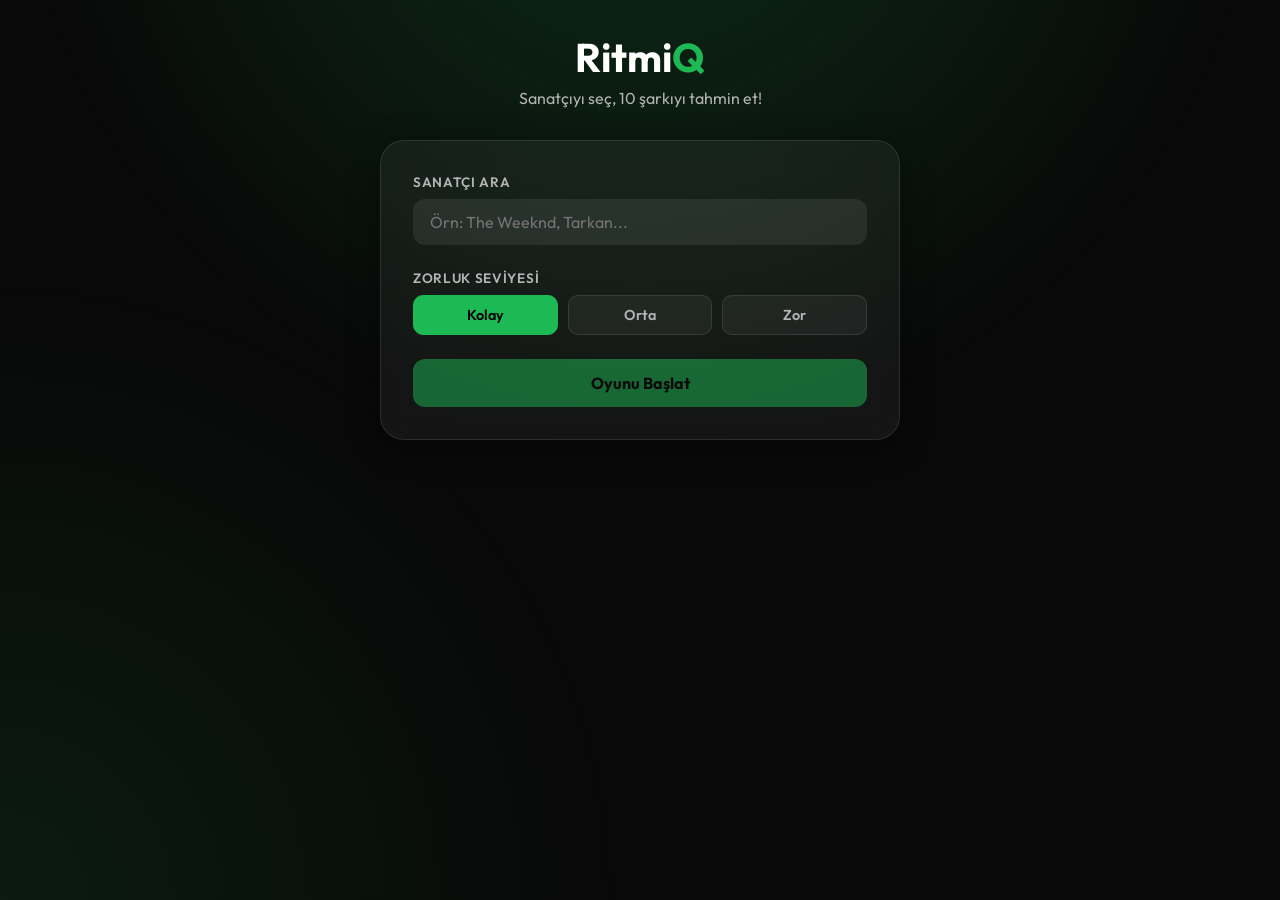
<file: index.html>
<!DOCTYPE html>
<html lang="tr">

<head>
    <meta charset="UTF-8">
    <meta name="viewport" content="width=device-width, initial-scale=1.0">
    <title>RitmiQ - 10 Soruluk Müzik Quizi</title>
    <link rel="stylesheet" href="/public/style.css">
    <link rel="preconnect" href="https://fonts.googleapis.com">
    <link rel="preconnect" href="https://fonts.gstatic.com" crossorigin>
    <link href="https://fonts.googleapis.com/css2?family=Outfit:wght@300;400;600;700&display=swap" rel="stylesheet">
</head>

<body>
    <div class="background-glow"></div>

    <main class="container">
        <header>
            <h1>Ritmi<span>Q</span></h1>
            <p>Sanatçıyı seç, 10 şarkıyı tahmin et!</p>
        </header>

        <!-- Kurulum Ekranı -->
        <section id="setup-screen" class="glass-card">
            <div class="input-group">
                <label for="artist-search">Sanatçı Ara</label>
                <div class="search-box">
                    <input type="text" id="artist-search" placeholder="Örn: The Weeknd, Tarkan..." autocomplete="off">
                    <div id="search-results" class="results-dropdown hidden"></div>
                </div>
            </div>

            <div class="input-group">
                <label>Zorluk Seviyesi</label>
                <div class="difficulty-selector">
                    <button class="diff-btn active" data-level="easy">Kolay</button>
                    <button class="diff-btn" data-level="medium">Orta</button>
                    <button class="diff-btn" data-level="hard">Zor</button>
                </div>
            </div>

            <button id="start-game" class="primary-btn" disabled>Oyunu Başlat</button>
        </section>

        <!-- Oyun Ekranı -->
        <section id="game-screen" class="glass-card hidden">
            <div class="quiz-header">
                <div class="question-counter">
                    Soru <span id="current-q">1</span> / <span id="total-q">10</span>
                </div>
                <div class="playing-indicator">
                    <div class="wave-container">
                        <div class="wave"></div>
                        <div class="wave"></div>
                        <div class="wave"></div>
                        <div class="wave"></div>
                        <div class="wave"></div>
                    </div>
                    <span id="game-status-text">Dinle ve bil!</span>
                </div>
            </div>

            <div class="audio-visualizer">
                <div class="progress-bar-container">
                    <div id="playback-progress" class="progress-bar"></div>
                </div>
                <div class="time-info">0:00 / 0:05</div>
            </div>

            <div id="options-container" class="options-grid"></div>

            <!-- Soru göstergesi (1..10) -->
            <div id="question-tracker" class="question-tracker"></div>

            <button id="next-btn" class="primary-btn hidden" style="margin-top:1.2rem;">
                Sonraki Soru →
            </button>
        </section>

        <!-- Sonuç Ekranı -->
        <section id="result-screen" class="glass-card hidden">
            <div class="result-hero">
                <div class="result-emoji" id="result-emoji">🏆</div>
                <h2 id="result-title">Mükemmel!</h2>
                <p id="result-subtitle"></p>
            </div>

            <div class="score-display">
                <div class="score-box correct-box">
                    <span id="correct-count">0</span>
                    <label>Doğru</label>
                </div>
                <div class="score-box wrong-box">
                    <span id="wrong-count">0</span>
                    <label>Yanlış</label>
                </div>
            </div>

            <!-- Cevap özeti -->
            <div id="answer-summary" class="answer-summary"></div>

            <button id="play-again" class="primary-btn" style="margin-top:1.5rem;">Yeni Oyun</button>
        </section>
    </main>

    <audio id="audio-player"></audio>
    <script src="/public/script.js"></script>
</body>

</html>
</file>
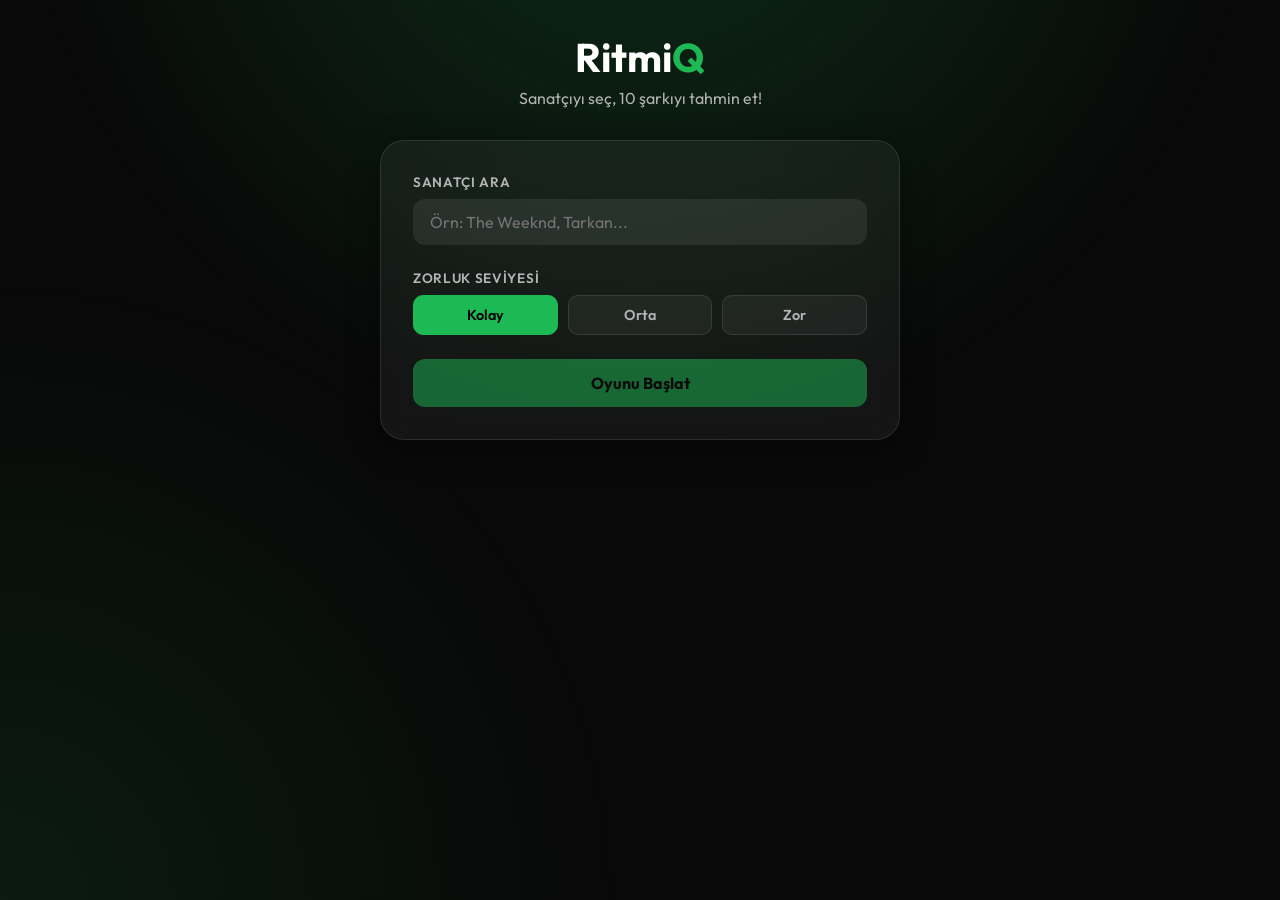
<file: templates/index.html>
<!DOCTYPE html>
<html lang="tr">

<head>
    <!-- Google tag (gtag.js) -->
    <script async src="https://www.googletagmanager.com/gtag/js?id=G-C92QGG454D"></script>
    <script>
      window.dataLayer = window.dataLayer || [];
      function gtag(){dataLayer.push(arguments);}
      gtag('js', new Date());
    
      gtag('config', 'G-C92QGG454D');
    </script>
    <meta charset="UTF-8">
    <meta name="viewport" content="width=device-width, initial-scale=1.0">
    <title>RitmiQ - 10 Soruluk Müzik Quizi</title>
    <link rel="stylesheet" href="/static/css/style.css">
    <link rel="preconnect" href="https://fonts.googleapis.com">
    <link rel="preconnect" href="https://fonts.gstatic.com" crossorigin>
    <link href="https://fonts.googleapis.com/css2?family=Outfit:wght@300;400;600;700&display=swap" rel="stylesheet">
</head>

<body>
    <div class="background-glow"></div>

    <main class="container">
        <header>
            <h1>Ritmi<span>Q</span></h1>
            <p>Sanatçıyı seç, 10 şarkıyı tahmin et!</p>
        </header>

        <!-- Kurulum Ekranı -->
        <section id="setup-screen" class="glass-card">
            <div class="input-group">
                <label for="artist-search">Sanatçı Ara</label>
                <div class="search-box">
                    <input type="text" id="artist-search" placeholder="Örn: The Weeknd, Tarkan..." autocomplete="off">
                    <div id="search-results" class="results-dropdown hidden"></div>
                </div>
            </div>

            <div class="input-group">
                <label>Zorluk Seviyesi</label>
                <div class="difficulty-selector">
                    <button class="diff-btn active" data-level="easy">Kolay</button>
                    <button class="diff-btn" data-level="medium">Orta</button>
                    <button class="diff-btn" data-level="hard">Zor</button>
                </div>
            </div>

            <button id="start-game" class="primary-btn" disabled>Oyunu Başlat</button>
        </section>

        <!-- Oyun Ekranı -->
        <section id="game-screen" class="glass-card hidden">
            <div class="quiz-header">
                <div class="question-counter">
                    Soru <span id="current-q">1</span> / <span id="total-q">10</span>
                </div>
                <div class="playing-indicator">
                    <div class="wave-container">
                        <div class="wave"></div>
                        <div class="wave"></div>
                        <div class="wave"></div>
                        <div class="wave"></div>
                        <div class="wave"></div>
                    </div>
                    <span id="game-status-text">Dinle ve bil!</span>
                </div>
            </div>

            <div class="audio-visualizer">
                <div class="progress-bar-container">
                    <div id="playback-progress" class="progress-bar"></div>
                </div>
                <div class="time-info">0:00 / 0:05</div>
            </div>

            <div id="options-container" class="options-grid"></div>

            <!-- Soru göstergesi (1..10) -->
            <div id="question-tracker" class="question-tracker"></div>

            <button id="next-btn" class="primary-btn hidden" style="margin-top:1.2rem;">
                Sonraki Soru →
            </button>
        </section>

        <!-- Sonuç Ekranı -->
        <section id="result-screen" class="glass-card hidden">
            <div class="result-hero">
                <div class="result-emoji" id="result-emoji">🏆</div>
                <h2 id="result-title">Mükemmel!</h2>
                <p id="result-subtitle"></p>
            </div>

            <div class="score-display">
                <div class="score-box correct-box">
                    <span id="correct-count">0</span>
                    <label>Doğru</label>
                </div>
                <div class="score-box wrong-box">
                    <span id="wrong-count">0</span>
                    <label>Yanlış</label>
                </div>
            </div>

            <!-- Cevap özeti -->
            <div id="answer-summary" class="answer-summary"></div>

            <button id="play-again" class="primary-btn" style="margin-top:1.5rem;">Yeni Oyun</button>
        </section>
    </main>

    <audio id="audio-player"></audio>
    <script src="/static/js/script.js"></script>
</body>

</html>
</file>
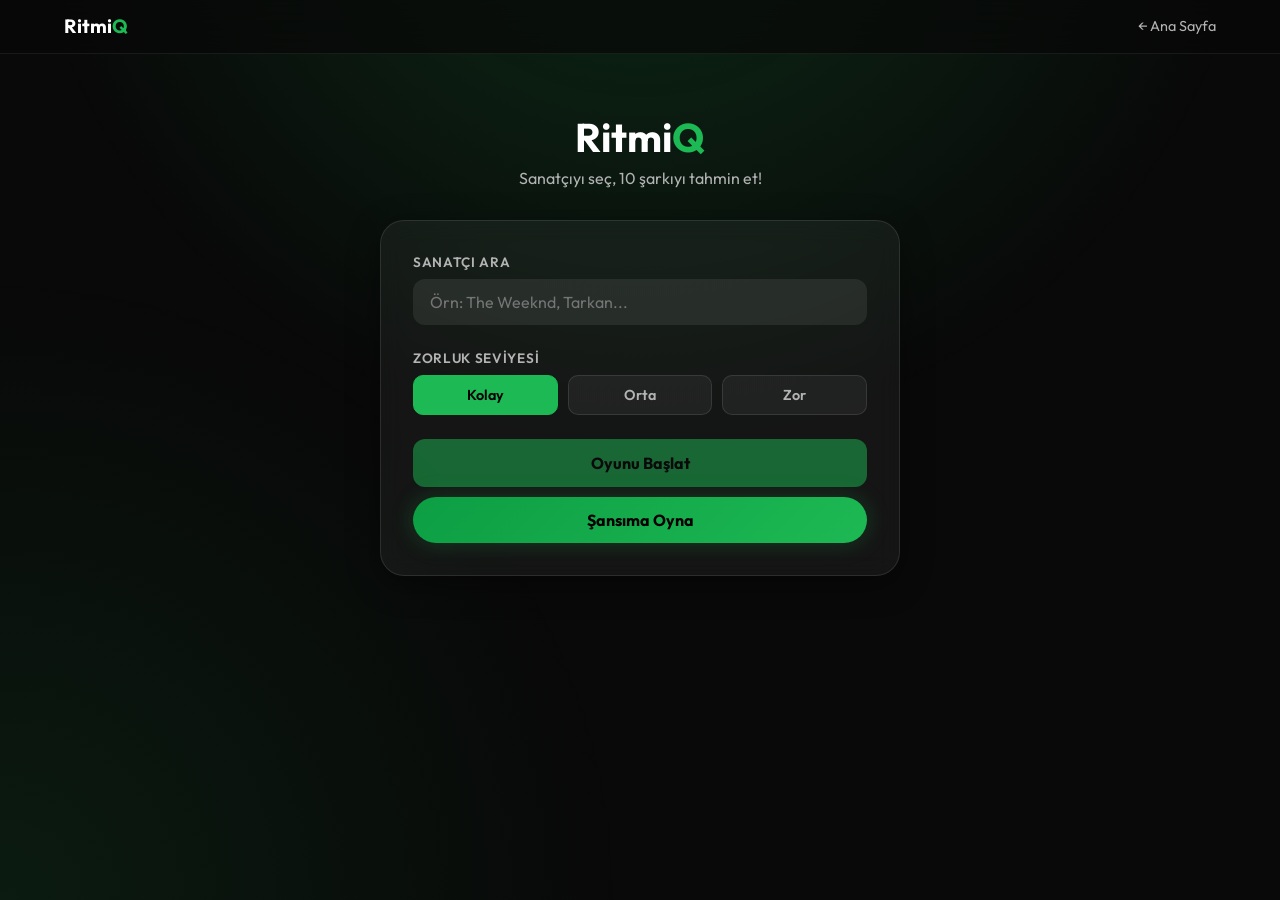
<file: game.html>
<!DOCTYPE html>
<html lang="tr">

<head>
    <meta charset="UTF-8">
    <meta name="viewport" content="width=device-width, initial-scale=1.0">
    <title>RitmiQ – Oyna</title>
    <link rel="stylesheet" href="/public/style.css?v=3">
    <link rel="preconnect" href="https://fonts.googleapis.com">
    <link rel="preconnect" href="https://fonts.gstatic.com" crossorigin>
    <link href="https://fonts.googleapis.com/css2?family=Outfit:wght@300;400;600;700&display=swap" rel="stylesheet">
    <style>
        .top-nav {
            position: fixed;
            top: 0;
            left: 0;
            right: 0;
            z-index: 99;
            padding: 0.9rem 5%;
            display: flex;
            align-items: center;
            justify-content: space-between;
            background: rgba(8, 8, 8, 0.7);
            backdrop-filter: blur(20px);
            border-bottom: 1px solid rgba(255, 255, 255, 0.07);
        }

        .top-nav a {
            color: #b3b3b3;
            text-decoration: none;
            font-size: 0.9rem;
            transition: color 0.2s;
        }

        .top-nav a:hover {
            color: #1DB954;
        }

        .top-nav .logo {
            font-size: 1.2rem;
            font-weight: 700;
            color: white;
        }

        .top-nav .logo span {
            color: #1DB954;
        }

        main.container {
            padding-top: 5rem;
        }

        /* ── Buy Me a Coffee ── */
        .bmac {
            position: fixed;
            bottom: 1.5rem;
            right: 1.5rem;
            z-index: 200;
            display: flex;
            align-items: center;
            gap: 9px;
            padding: 11px 18px;
            background: rgba(20, 20, 20, 0.85);
            border: 1px solid rgba(255, 255, 255, 0.1);
            border-radius: 50px;
            color: #fff;
            text-decoration: none;
            font-size: 0.82rem;
            font-weight: 600;
            backdrop-filter: blur(16px);
            box-shadow: 0 4px 20px rgba(0, 0, 0, 0.4);
            transition: transform 0.25s, border-color 0.25s, box-shadow 0.25s;
            font-family: 'Outfit', sans-serif;
        }

        .bmac:hover {
            transform: translateY(-3px);
            border-color: rgba(255, 213, 79, 0.4);
            box-shadow: 0 6px 28px rgba(0, 0, 0, 0.5);
        }

        .bmac svg {
            width: 18px;
            height: 18px;
            flex-shrink: 0;
        }

        /* ── Lucky Button ── */
        .lucky-btn {
            width: 100%;
            margin-top: 10px;
            padding: 13px 36px;
            background: linear-gradient(135deg, #0d9e43, #1DB954);
            border: none;
            border-radius: 50px;
            color: #000;
            font-weight: 700;
            font-size: 1rem;
            font-family: 'Outfit', sans-serif;
            cursor: pointer;
            position: relative;
            overflow: hidden;
            transition: filter 0.25s, transform 0.25s, box-shadow 0.25s;
            box-shadow: 0 0 22px rgba(29, 185, 84, 0.25);
        }

        .lucky-btn:hover {
            filter: brightness(1.1);
            transform: translateY(-3px);
            box-shadow: 0 0 36px rgba(29, 185, 84, 0.45);
        }

        .lucky-btn:active {
            transform: translateY(0);
        }

        .lucky-btn.spinning {
            animation: luckyPulse 0.6s ease infinite alternate;
        }

        @keyframes luckyPulse {
            from {
                filter: brightness(1);
            }

            to {
                filter: brightness(1.3);
            }
        }

        /* ── Result icon SVG ── */
        .result-emoji {
            width: 56px;
            height: 56px;
            margin: 0 auto 0.8rem;
        }

        .result-emoji svg {
            width: 100%;
            height: 100%;
        }

        /* ── Summary icon dots ── */
        .summary-icon {
            display: inline-block;
            width: 10px;
            height: 10px;
            border-radius: 50%;
            flex-shrink: 0;
        }

        .icon-correct {
            background: #1DB954;
            box-shadow: 0 0 6px rgba(29, 185, 84, 0.5);
        }

        .icon-wrong {
            background: #ef4444;
            box-shadow: 0 0 6px rgba(239, 68, 68, 0.4);
        }
    </style>
    
    <!-- Google Reader Revenue Manager -->
    <script async type="application/javascript" src="https://news.google.com/swg/js/v1/swg-basic.js"></script>
    <script>
        (self.SWG_BASIC = self.SWG_BASIC || []).push(basicSubscriptions => {
            basicSubscriptions.init({
                type: "NewsArticle",
                isPartOfType: ["Product"],
                isPartOfProductId: "CAowx9XKDA:openaccess",
                clientOptions: { theme: "light", lang: "tr" },
            });
        });
    </script>
</head>

<body>
    <nav class="top-nav">
        <a href="/" class="logo">Ritmi<span>Q</span></a>
        <a href="/">← Ana Sayfa</a>
    </nav>

    <div class="background-glow"></div>

    <main class="container">
        <header>
            <h1>Ritmi<span>Q</span></h1>
            <p>Sanatçıyı seç, 10 şarkıyı tahmin et!</p>
        </header>

        <!-- Kurulum Ekranı -->
        <section id="setup-screen" class="glass-card">
            <div class="input-group">
                <label for="artist-search">Sanatçı Ara</label>
                <div class="search-box">
                    <input type="text" id="artist-search" placeholder="Örn: The Weeknd, Tarkan..." autocomplete="off">
                    <div id="search-results" class="results-dropdown hidden"></div>
                </div>
            </div>

            <div class="input-group">
                <label>Zorluk Seviyesi</label>
                <div class="difficulty-selector">
                    <button class="diff-btn active" data-level="easy">Kolay</button>
                    <button class="diff-btn" data-level="medium">Orta</button>
                    <button class="diff-btn" data-level="hard">Zor</button>
                </div>
            </div>

            <button id="start-game" class="primary-btn" disabled>Oyunu Başlat</button>
            <button id="lucky-btn" class="lucky-btn"> Şansıma Oyna</button>
        </section>

        <!-- Oyun Ekranı -->
        <section id="game-screen" class="glass-card hidden">
            <div class="quiz-header">
                <div class="question-counter">
                    Soru <span id="current-q">1</span> / <span id="total-q">10</span>
                </div>
                <div class="playing-indicator">
                    <div class="wave-container">
                        <div class="wave"></div>
                        <div class="wave"></div>
                        <div class="wave"></div>
                        <div class="wave"></div>
                        <div class="wave"></div>
                    </div>
                    <span id="game-status-text">Dinle ve bil!</span>
                </div>
            </div>

            <div class="audio-visualizer">
                <div class="progress-bar-container">
                    <div id="playback-progress" class="progress-bar"></div>
                </div>
                <div class="time-info">0:00 / 0:05</div>
            </div>

            <div id="options-container" class="options-grid"></div>

            <!-- Soru göstergesi (1..10) -->
            <div id="question-tracker" class="question-tracker"></div>

            <button id="next-btn" class="primary-btn hidden" style="margin-top:1.2rem;">
                Sonraki Soru →
            </button>
        </section>

        <!-- Sonuç Ekranı -->
        <section id="result-screen" class="glass-card hidden">
            <div class="result-hero">
                <div class="result-emoji" id="result-emoji">🏆</div>
                <h2 id="result-title">Mükemmel!</h2>
                <p id="result-subtitle"></p>
            </div>

            <div class="score-display">
                <div class="score-box correct-box">
                    <span id="correct-count">0</span>
                    <label>Doğru</label>
                </div>
                <div class="score-box wrong-box">
                    <span id="wrong-count">0</span>
                    <label>Yanlış</label>
                </div>
            </div>

            <!-- Cevap özeti -->
            <div id="answer-summary" class="answer-summary"></div>

            <button id="show-note-btn" class="secondary-btn" style="margin-top:1.5rem;">Sanatçının Notunu Oku ✨</button>

            <button id="play-again" class="primary-btn" style="margin-top:1rem;">Yeni Oyun</button>
        </section>
    </main>

    <audio id="audio-player"></audio>
    <script src="/public/script.js?v=4"></script>



    <!-- Buy Me a Coffee (Geçici olarak yorum satırında)
    <a href="https://www.buymeacoffee.com/salimcaner" target="_blank" rel="noopener" class="bmac">
        <svg viewBox="0 0 24 24" fill="none" xmlns="http://www.w3.org/2000/svg">
            <path d="M18 8h1a4 4 0 0 1 0 8h-1" stroke="#FFD54F" stroke-width="2" stroke-linecap="round"
                stroke-linejoin="round" />
            <path d="M2 8h16v9a4 4 0 0 1-4 4H6a4 4 0 0 1-4-4V8z" stroke="#FFD54F" stroke-width="2"
                stroke-linecap="round" stroke-linejoin="round" />
            <line x1="6" y1="1" x2="6" y2="4" stroke="#FFD54F" stroke-width="2" stroke-linecap="round" />
            <line x1="10" y1="1" x2="10" y2="4" stroke="#FFD54F" stroke-width="2" stroke-linecap="round" />
            <line x1="14" y1="1" x2="14" y2="4" stroke="#FFD54F" stroke-width="2" stroke-linecap="round" />
        </svg>
        Kahve Ismarla
    </a>
    -->
</body>

</html>
</file>
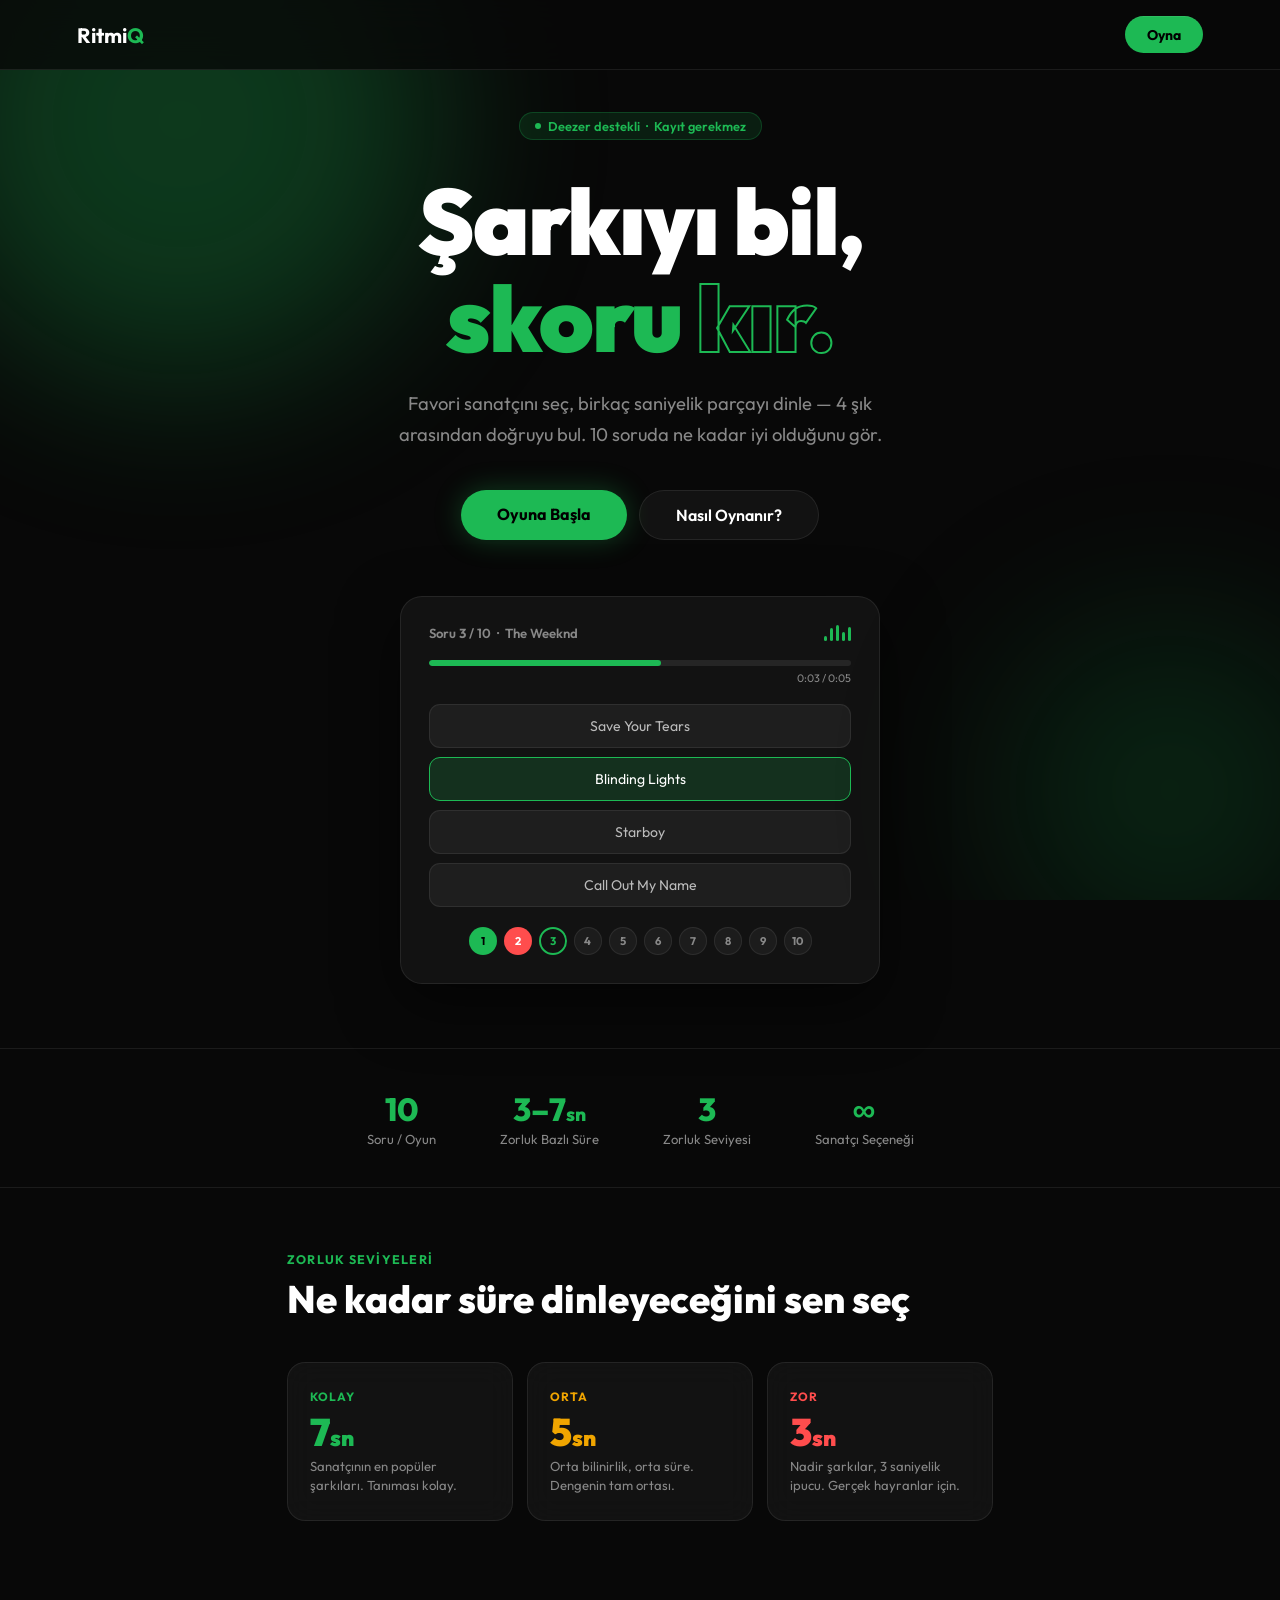
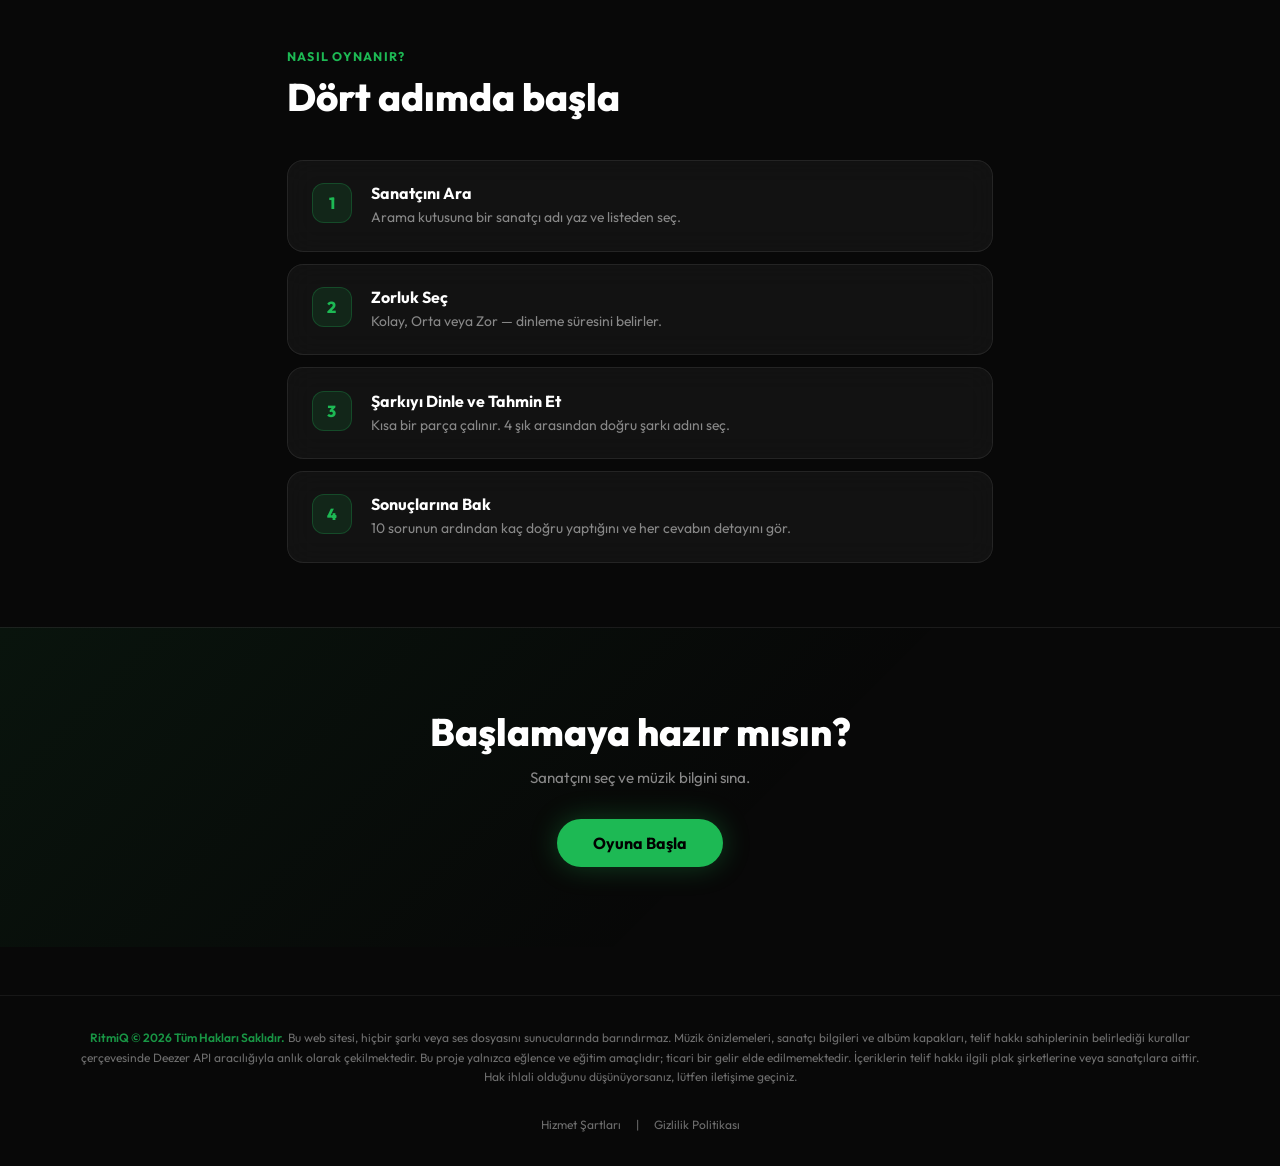
<file: landing.html>
<!DOCTYPE html>
<html lang="tr">

<head>
    <meta charset="UTF-8">
    <meta name="viewport" content="width=device-width, initial-scale=1.0">
    <title>RitmiQ – Müzik Tahmin Oyunu</title>
    <link rel="preconnect" href="https://fonts.googleapis.com">
    <link rel="preconnect" href="https://fonts.gstatic.com" crossorigin>
    <link href="https://fonts.googleapis.com/css2?family=Outfit:wght@300;400;600;700;900&display=swap" rel="stylesheet">
    <style>
        :root {
            --g: #1DB954;
            --g-dim: rgba(29, 185, 84, 0.12);
            --bg: #080808;
            --glass: rgba(255, 255, 255, 0.045);
            --border: rgba(255, 255, 255, 0.08);
            --txt: #ffffff;
            --muted: #888;
        }

        *,
        *::before,
        *::after {
            margin: 0;
            padding: 0;
            box-sizing: border-box;
        }

        html {
            scroll-behavior: smooth;
        }

        body {
            background: var(--bg);
            color: var(--txt);
            font-family: 'Outfit', sans-serif;
            overflow-x: hidden;
        }

        /* ── Orbs ── */
        .orbs {
            position: fixed;
            inset: 0;
            z-index: -1;
            overflow: hidden;
            pointer-events: none;
        }

        .orb {
            position: absolute;
            border-radius: 50%;
            filter: blur(90px);
            opacity: 0.28;
        }

        .o1 {
            width: 520px;
            height: 520px;
            background: #1db954;
            top: -140px;
            left: -80px;
            animation: flt 9s ease-in-out infinite;
        }

        .o2 {
            width: 340px;
            height: 340px;
            background: #0d6b31;
            bottom: -60px;
            right: -60px;
            animation: flt 9s ease-in-out infinite -4s;
        }

        @keyframes flt {

            0%,
            100% {
                transform: translateY(0)
            }

            50% {
                transform: translateY(-28px)
            }
        }

        /* ── Nav ── */
        nav {
            position: fixed;
            top: 0;
            left: 0;
            right: 0;
            z-index: 100;
            display: flex;
            align-items: center;
            justify-content: space-between;
            padding: 1rem 6%;
            background: rgba(8, 8, 8, 0.8);
            backdrop-filter: blur(20px);
            border-bottom: 1px solid var(--border);
        }

        .logo {
            font-size: 1.3rem;
            font-weight: 700;
        }

        .logo span {
            color: var(--g);
        }

        nav a.cta {
            padding: 9px 22px;
            background: var(--g);
            border-radius: 50px;
            color: #000;
            font-weight: 700;
            font-size: 0.875rem;
            text-decoration: none;
            transition: filter 0.2s, transform 0.2s;
        }

        nav a.cta:hover {
            filter: brightness(1.12);
            transform: scale(1.04);
        }

        /* ── Hero ── */
        .hero {
            min-height: 100vh;
            display: flex;
            flex-direction: column;
            align-items: center;
            justify-content: center;
            text-align: center;
            padding: 7rem 6% 4rem;
        }

        .tag {
            display: inline-flex;
            align-items: center;
            gap: 7px;
            padding: 5px 15px;
            border-radius: 50px;
            margin-bottom: 2rem;
            background: var(--g-dim);
            border: 1px solid rgba(29, 185, 84, 0.25);
            font-size: 0.8rem;
            font-weight: 600;
            color: var(--g);
            animation: up 0.6s ease both;
        }

        .dot {
            width: 6px;
            height: 6px;
            border-radius: 50%;
            background: var(--g);
            animation: blink 2s infinite;
        }

        @keyframes blink {

            0%,
            100% {
                opacity: 1
            }

            50% {
                opacity: 0.3
            }
        }

        h1 {
            font-size: clamp(2.6rem, 7.5vw, 5.8rem);
            font-weight: 900;
            line-height: 1.05;
            letter-spacing: -2px;
            margin-bottom: 1.4rem;
            animation: up 0.65s 0.08s ease both;
        }

        h1 em {
            font-style: normal;
            color: var(--g);
        }

        h1 .outline {
            -webkit-text-stroke: 2px var(--g);
            color: transparent;
        }

        .sub {
            max-width: 520px;
            font-size: clamp(0.95rem, 2.2vw, 1.15rem);
            color: var(--muted);
            line-height: 1.65;
            margin-bottom: 2.5rem;
            animation: up 0.65s 0.15s ease both;
        }

        .btns {
            display: flex;
            gap: 12px;
            flex-wrap: wrap;
            justify-content: center;
            animation: up 0.65s 0.22s ease both;
        }

        .btn-p {
            padding: 14px 36px;
            background: var(--g);
            border-radius: 50px;
            color: #000;
            font-weight: 700;
            font-size: 1rem;
            text-decoration: none;
            box-shadow: 0 0 28px rgba(29, 185, 84, 0.3);
            transition: all 0.25s;
        }

        .btn-p:hover {
            filter: brightness(1.1);
            transform: translateY(-3px);
            box-shadow: 0 0 44px rgba(29, 185, 84, 0.45);
        }

        .btn-s {
            padding: 14px 36px;
            background: var(--glass);
            border: 1px solid var(--border);
            border-radius: 50px;
            color: #fff;
            font-size: 1rem;
            font-weight: 600;
            text-decoration: none;
            backdrop-filter: blur(10px);
            transition: all 0.25s;
        }

        .btn-s:hover {
            background: rgba(255, 255, 255, 0.09);
            transform: translateY(-3px);
        }

        @keyframes up {
            from {
                opacity: 0;
                transform: translateY(22px)
            }

            to {
                opacity: 1;
                transform: none
            }
        }

        /* ── Mock UI ── */
        .mock-wrap {
            width: 100%;
            max-width: 480px;
            margin-top: 3.5rem;
            animation: up 0.7s 0.3s ease both;
        }

        .mock {
            background: var(--glass);
            backdrop-filter: blur(18px);
            border: 1px solid var(--border);
            border-radius: 22px;
            padding: 1.75rem;
            box-shadow: 0 20px 60px rgba(0, 0, 0, 0.55);
        }

        .mock-top {
            display: flex;
            justify-content: space-between;
            align-items: center;
            margin-bottom: 1.2rem;
        }

        .mock-q {
            font-size: 0.82rem;
            color: var(--muted);
            font-weight: 600;
        }

        .waves {
            display: flex;
            align-items: flex-end;
            gap: 3px;
            height: 16px;
        }

        .wv {
            width: 3px;
            border-radius: 2px;
            background: var(--g);
        }

        .wv:nth-child(1) {
            height: 5px
        }

        .wv:nth-child(2) {
            height: 13px
        }

        .wv:nth-child(3) {
            height: 16px
        }

        .wv:nth-child(4) {
            height: 9px
        }

        .wv:nth-child(5) {
            height: 14px
        }

        .mock-bar {
            height: 6px;
            background: rgba(255, 255, 255, 0.08);
            border-radius: 3px;
            overflow: hidden;
            margin-bottom: 5px;
        }

        .mock-fill {
            width: 55%;
            height: 100%;
            background: var(--g);
            border-radius: 3px;
        }

        .mock-time {
            font-size: 0.68rem;
            color: var(--muted);
            text-align: right;
            margin-bottom: 1.2rem;
        }

        .mock-opts {
            display: grid;
            gap: 9px;
            margin-bottom: 1.2rem;
        }

        .mo {
            padding: 12px 14px;
            border-radius: 11px;
            font-size: 0.88rem;
            border: 1px solid var(--border);
        }

        .mo.nm {
            background: rgba(255, 255, 255, 0.05);
            color: #bbb;
        }

        .mo.ok {
            background: rgba(29, 185, 84, 0.18);
            border-color: var(--g);
            color: #fff;
        }

        .mock-dots {
            display: flex;
            justify-content: center;
            gap: 7px;
        }

        .md {
            width: 28px;
            height: 28px;
            border-radius: 50%;
            display: flex;
            align-items: center;
            justify-content: center;
            font-size: 0.7rem;
            font-weight: 700;
        }

        .md.g {
            background: var(--g);
            color: #000;
        }

        .md.r {
            background: #ff4d4d;
            color: #fff;
        }

        .md.a {
            border: 2px solid var(--g);
            color: var(--g);
        }

        .md.e {
            background: var(--glass);
            color: var(--muted);
            border: 1px solid var(--border);
        }

        /* ── Divider strip ── */
        .strip {
            display: flex;
            justify-content: center;
            gap: 4rem;
            flex-wrap: wrap;
            padding: 2.5rem 6%;
            border-top: 1px solid var(--border);
            border-bottom: 1px solid var(--border);
        }

        .st {
            text-align: center;
        }

        .st .v {
            font-size: 2rem;
            font-weight: 800;
            color: var(--g);
        }

        .st .l {
            font-size: 0.82rem;
            color: var(--muted);
            margin-top: 2px;
        }

        /* ── Difficulty cards ── */
        .section {
            max-width: 860px;
            margin: 0 auto;
            padding: 4rem 6%;
        }

        .sec-label {
            font-size: 0.78rem;
            font-weight: 700;
            text-transform: uppercase;
            letter-spacing: 0.1em;
            color: var(--g);
            margin-bottom: 0.6rem;
        }

        .section h2 {
            font-size: clamp(1.6rem, 3.5vw, 2.4rem);
            font-weight: 800;
            margin-bottom: 2.5rem;
            line-height: 1.2;
        }

        .diff-grid {
            display: grid;
            grid-template-columns: repeat(3, 1fr);
            gap: 14px;
        }

        @media(max-width:560px) {
            .diff-grid {
                grid-template-columns: 1fr;
            }
        }

        .dcard {
            padding: 1.6rem 1.4rem;
            border-radius: 18px;
            background: var(--glass);
            border: 1px solid var(--border);
            backdrop-filter: blur(14px);
            transition: transform 0.3s, border-color 0.3s;
        }

        .dcard:hover {
            transform: translateY(-6px);
            border-color: rgba(29, 185, 84, 0.3);
        }

        .dcard .dlabel {
            font-size: 0.75rem;
            font-weight: 700;
            text-transform: uppercase;
            letter-spacing: 0.08em;
            margin-bottom: 0.6rem;
        }

        .dcard .dtime {
            font-size: 2.4rem;
            font-weight: 900;
            line-height: 1;
            margin-bottom: 0.3rem;
        }

        .dcard .dsub {
            font-size: 0.82rem;
            color: var(--muted);
            line-height: 1.45;
        }

        .easy {
            --dc: #1DB954;
        }

        .medium {
            --dc: #f0a500;
        }

        .hard {
            --dc: #ff4d4d;
        }

        .dcard .dlabel {
            color: var(--dc);
        }

        .dcard .dtime {
            color: var(--dc);
        }

        /* ── Steps ── */
        .steps {
            display: grid;
            gap: 12px;
        }

        .step {
            display: flex;
            gap: 1.2rem;
            align-items: flex-start;
            padding: 1.4rem 1.5rem;
            background: var(--glass);
            border: 1px solid var(--border);
            border-radius: 16px;
            backdrop-filter: blur(14px);
            transition: transform 0.25s, border-color 0.25s;
        }

        .step:hover {
            transform: translateX(5px);
            border-color: rgba(29, 185, 84, 0.28);
        }

        .sn {
            width: 40px;
            height: 40px;
            flex-shrink: 0;
            border-radius: 12px;
            background: var(--g-dim);
            border: 1px solid rgba(29, 185, 84, 0.25);
            display: flex;
            align-items: center;
            justify-content: center;
            font-size: 1rem;
            font-weight: 800;
            color: var(--g);
        }

        .sbody h3 {
            font-size: 1rem;
            font-weight: 700;
            margin-bottom: 0.25rem;
        }

        .sbody p {
            font-size: 0.87rem;
            color: var(--muted);
            line-height: 1.5;
        }

        /* ── CTA ── */
        .cta {
            text-align: center;
            padding: 5rem 6%;
            background: linear-gradient(135deg, rgba(29, 185, 84, 0.07) 0%, transparent 60%);
            border-top: 1px solid var(--border);
        }

        .cta h2 {
            font-size: clamp(1.6rem, 3.5vw, 2.4rem);
            font-weight: 800;
            margin-bottom: 0.8rem;
        }

        .cta p {
            color: var(--muted);
            margin-bottom: 2rem;
            font-size: 0.95rem;
        }

        /* ── Footer ── */
        footer {
            text-align: center;
            padding: 1.5rem 6%;
            border-top: 1px solid var(--border);
            color: var(--muted);
            font-size: 0.8rem;
        }

        footer b {
            color: var(--g);
            font-weight: 600;
        }

        /* ── Buy Me a Coffee ── */
        .bmac {
            position: fixed;
            bottom: 1.5rem;
            right: 1.5rem;
            z-index: 200;
            display: flex;
            align-items: center;
            gap: 9px;
            padding: 11px 18px;
            background: rgba(20, 20, 20, 0.85);
            border: 1px solid rgba(255, 255, 255, 0.1);
            border-radius: 50px;
            color: #fff;
            text-decoration: none;
            font-size: 0.82rem;
            font-weight: 600;
            backdrop-filter: blur(16px);
            box-shadow: 0 4px 20px rgba(0, 0, 0, 0.4);
            transition: transform 0.25s, border-color 0.25s, box-shadow 0.25s;
            font-family: 'Outfit', sans-serif;
        }

        .bmac:hover {
            transform: translateY(-3px);
            border-color: rgba(255, 213, 79, 0.4);
            box-shadow: 0 6px 28px rgba(0, 0, 0, 0.5);
        }

        .bmac svg {
            width: 18px;
            height: 18px;
            flex-shrink: 0;
        }
    </style>
    
    <!-- Google Reader Revenue Manager -->
    <script async type="application/javascript" src="https://news.google.com/swg/js/v1/swg-basic.js"></script>
    <script>
        (self.SWG_BASIC = self.SWG_BASIC || []).push(basicSubscriptions => {
            basicSubscriptions.init({
                type: "NewsArticle",
                isPartOfType: ["Product"],
                isPartOfProductId: "CAowx9XKDA:openaccess",
                clientOptions: { theme: "light", lang: "tr" },
            });
        });
    </script>
</head>

<body>

    <div class="orbs">
        <div class="orb o1"></div>
        <div class="orb o2"></div>
    </div>

    <nav>
        <div class="logo">Ritmi<span>Q</span></div>
        <a href="/game" class="cta">Oyna</a>
    </nav>

    <!-- HERO -->
    <section class="hero">
        <div class="tag">
            <div class="dot"></div>Deezer destekli &nbsp;·&nbsp; Kayıt gerekmez
        </div>
        <h1>Şarkıyı bil,<br><em>skoru</em> <span class="outline">kır.</span></h1>
        <p class="sub">Favori sanatçını seç, birkaç saniyelik parçayı dinle — 4 şık arasından doğruyu bul. 10 soruda ne
            kadar iyi olduğunu gör.</p>
        <div class="btns">
            <a href="/game" class="btn-p">Oyuna Başla</a>
            <a href="#nasil" class="btn-s">Nasıl Oynanır?</a>
        </div>

        <div class="mock-wrap">
            <div class="mock">
                <div class="mock-top">
                    <div class="mock-q">Soru <strong>3</strong> / 10 &nbsp;·&nbsp; The Weeknd</div>
                    <div class="waves">
                        <div class="wv"></div>
                        <div class="wv"></div>
                        <div class="wv"></div>
                        <div class="wv"></div>
                        <div class="wv"></div>
                    </div>
                </div>
                <div class="mock-bar">
                    <div class="mock-fill"></div>
                </div>
                <div class="mock-time">0:03 / 0:05</div>
                <div class="mock-opts">
                    <div class="mo nm">Save Your Tears</div>
                    <div class="mo ok">Blinding Lights</div>
                    <div class="mo nm">Starboy</div>
                    <div class="mo nm">Call Out My Name</div>
                </div>
                <div class="mock-dots">
                    <div class="md g">1</div>
                    <div class="md r">2</div>
                    <div class="md a">3</div>
                    <div class="md e">4</div>
                    <div class="md e">5</div>
                    <div class="md e">6</div>
                    <div class="md e">7</div>
                    <div class="md e">8</div>
                    <div class="md e">9</div>
                    <div class="md e">10</div>
                </div>
            </div>
        </div>
    </section>

    <!-- STRIP -->
    <div class="strip">
        <div class="st">
            <div class="v">10</div>
            <div class="l">Soru / Oyun</div>
        </div>
        <div class="st">
            <div class="v">3–7<span style="font-size:1.2rem">sn</span></div>
            <div class="l">Zorluk Bazlı Süre</div>
        </div>
        <div class="st">
            <div class="v">3</div>
            <div class="l">Zorluk Seviyesi</div>
        </div>
        <div class="st">
            <div class="v">∞</div>
            <div class="l">Sanatçı Seçeneği</div>
        </div>
    </div>

    <!-- DIFFICULTY -->
    <div class="section">
        <div class="sec-label">Zorluk Seviyeleri</div>
        <h2>Ne kadar süre dinleyeceğini sen seç</h2>
        <div class="diff-grid">
            <div class="dcard easy">
                <div class="dlabel">Kolay</div>
                <div class="dtime">7<span style="font-size:1.4rem">sn</span></div>
                <div class="dsub">Sanatçının en popüler şarkıları. Tanıması kolay.</div>
            </div>
            <div class="dcard medium">
                <div class="dlabel">Orta</div>
                <div class="dtime">5<span style="font-size:1.4rem">sn</span></div>
                <div class="dsub">Orta bilinirlik, orta süre. Dengenin tam ortası.</div>
            </div>
            <div class="dcard hard">
                <div class="dlabel">Zor</div>
                <div class="dtime">3<span style="font-size:1.4rem">sn</span></div>
                <div class="dsub">Nadir şarkılar, 3 saniyelik ipucu. Gerçek hayranlar için.</div>
            </div>
        </div>
    </div>

    <!-- HOW TO PLAY -->
    <div id="nasil" class="section">
        <div class="sec-label">Nasıl Oynanır?</div>
        <h2>Dört adımda başla</h2>
        <div class="steps">
            <div class="step">
                <div class="sn">1</div>
                <div class="sbody">
                    <h3>Sanatçını Ara</h3>
                    <p>Arama kutusuna bir sanatçı adı yaz ve listeden seç.</p>
                </div>
            </div>
            <div class="step">
                <div class="sn">2</div>
                <div class="sbody">
                    <h3>Zorluk Seç</h3>
                    <p>Kolay, Orta veya Zor — dinleme süresini belirler.</p>
                </div>
            </div>
            <div class="step">
                <div class="sn">3</div>
                <div class="sbody">
                    <h3>Şarkıyı Dinle ve Tahmin Et</h3>
                    <p>Kısa bir parça çalınır. 4 şık arasından doğru şarkı adını seç.</p>
                </div>
            </div>
            <div class="step">
                <div class="sn">4</div>
                <div class="sbody">
                    <h3>Sonuçlarına Bak</h3>
                    <p>10 sorunun ardından kaç doğru yaptığını ve her cevabın detayını gör.</p>
                </div>
            </div>
        </div>
    </div>

    <!-- CTA -->
    <div class="cta">
        <h2>Başlamaya hazır mısın?</h2>
        <p>Sanatçını seç ve müzik bilgini sına.</p>
        <a href="/game" class="btn-p" style="display:inline-block">Oyuna Başla</a>
    </div>

    <footer
        style="margin-top: 3rem; padding: 2rem 6%; border-top: 1px solid var(--border); color: var(--muted); font-size: 0.75rem; text-align: center; line-height: 1.6; opacity: 0.8;">
        <b>RitmiQ &copy; 2026 Tüm Hakları Saklıdır.</b> Bu web sitesi, hiçbir şarkı veya ses dosyasını sunucularında
        barındırmaz. Müzik önizlemeleri, sanatçı bilgileri ve albüm kapakları, telif hakkı sahiplerinin belirlediği
        kurallar çerçevesinde Deezer API aracılığıyla anlık olarak çekilmektedir. Bu proje yalnızca eğlence ve eğitim
        amaçlıdır; ticari bir gelir elde edilmemektedir. İçeriklerin telif hakkı ilgili plak şirketlerine veya
        sanatçılara aittir. Hak ihlali olduğunu düşünüyorsanız, lütfen iletişime geçiniz.
        <br><br>
        <div style="display: flex; justify-content: center; gap: 15px; margin-top: 10px;">
            <a href="/terms" style="color: var(--muted); text-decoration: none; transition: color 0.2s;" onmouseover="this.style.color='#1DB954'" onmouseout="this.style.color='var(--muted)'">Hizmet Şartları</a>
            <span>|</span>
            <a href="/privacy" style="color: var(--muted); text-decoration: none; transition: color 0.2s;" onmouseover="this.style.color='#1DB954'" onmouseout="this.style.color='var(--muted)'">Gizlilik Politikası</a>
        </div>
    </footer>

    <!-- Buy Me a Coffee (Geçici olarak yorum satırında)
    <a href="https://www.buymeacoffee.com/salimcaner" target="_blank" rel="noopener" class="bmac">
        <svg viewBox="0 0 24 24" fill="none" xmlns="http://www.w3.org/2000/svg">
            <path d="M18 8h1a4 4 0 0 1 0 8h-1" stroke="#FFD54F" stroke-width="2" stroke-linecap="round"
                stroke-linejoin="round" />
            <path d="M2 8h16v9a4 4 0 0 1-4 4H6a4 4 0 0 1-4-4V8z" stroke="#FFD54F" stroke-width="2"
                stroke-linecap="round" stroke-linejoin="round" />
            <line x1="6" y1="1" x2="6" y2="4" stroke="#FFD54F" stroke-width="2" stroke-linecap="round" />
            <line x1="10" y1="1" x2="10" y2="4" stroke="#FFD54F" stroke-width="2" stroke-linecap="round" />
            <line x1="14" y1="1" x2="14" y2="4" stroke="#FFD54F" stroke-width="2" stroke-linecap="round" />
        </svg>
        Kahve Ismarla
    </a>
    -->

</body>

</html>
</file>
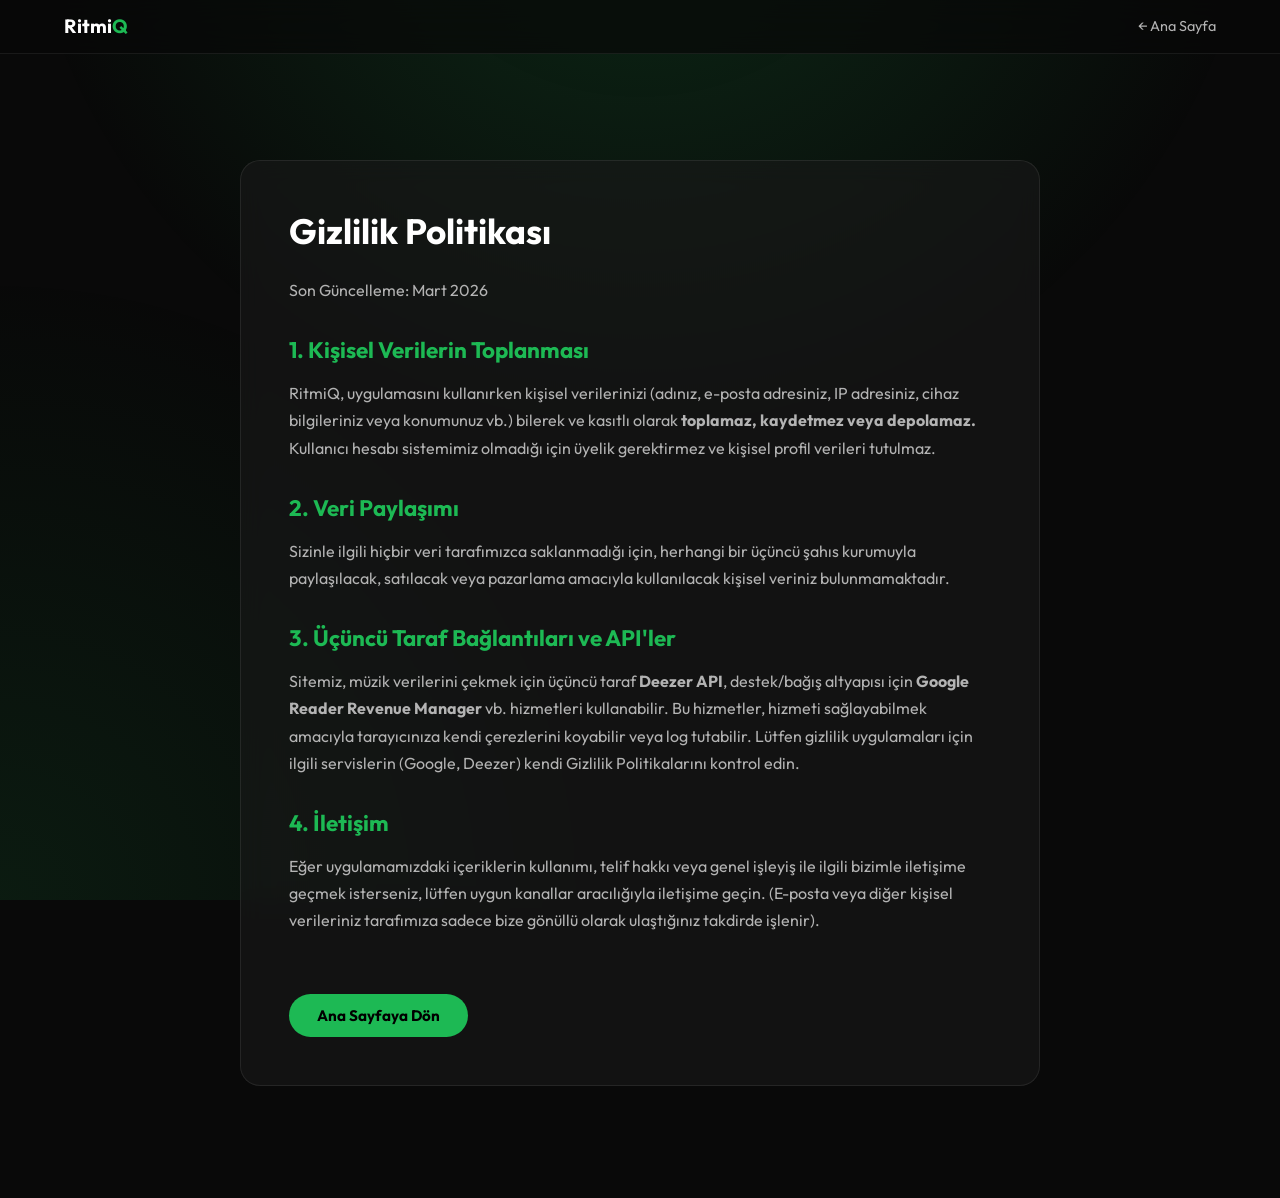
<file: privacy.html>
<!DOCTYPE html>
<html lang="tr">

<head>
    <meta charset="UTF-8">
    <meta name="viewport" content="width=device-width, initial-scale=1.0">
    <title>RitmiQ – Gizlilik Politikası</title>
    <link rel="stylesheet" href="/public/style.css?v=3">
    <link rel="preconnect" href="https://fonts.googleapis.com">
    <link rel="preconnect" href="https://fonts.gstatic.com" crossorigin>
    <link href="https://fonts.googleapis.com/css2?family=Outfit:wght@300;400;600;700&display=swap" rel="stylesheet">
    <style>
        .top-nav {
            position: fixed;
            top: 0;
            left: 0;
            right: 0;
            z-index: 99;
            padding: 0.9rem 5%;
            display: flex;
            align-items: center;
            justify-content: space-between;
            background: rgba(8, 8, 8, 0.7);
            backdrop-filter: blur(20px);
            border-bottom: 1px solid rgba(255, 255, 255, 0.07);
        }

        .top-nav a {
            color: #b3b3b3;
            text-decoration: none;
            font-size: 0.9rem;
            transition: color 0.2s;
        }

        .top-nav a:hover {
            color: #1DB954;
        }

        .top-nav .logo {
            font-size: 1.2rem;
            font-weight: 700;
            color: white;
        }

        .top-nav .logo span {
            color: #1DB954;
        }

        main.container {
            padding-top: 8rem;
            padding-bottom: 5rem;
            max-width: 800px;
            margin: 0 auto;
            text-align: left;
        }

        .content-card {
            background: rgba(25, 25, 25, 0.6);
            backdrop-filter: blur(12px);
            border: 1px solid rgba(255, 255, 255, 0.08);
            border-radius: 20px;
            padding: 3rem;
        }

        h1 {
            font-size: 2.2rem;
            margin-bottom: 1.5rem;
            color: #fff;
        }

        h2 {
            font-size: 1.4rem;
            margin-top: 2rem;
            margin-bottom: 1rem;
            color: #1DB954;
        }

        p {
            font-size: 1rem;
            line-height: 1.7;
            color: #b3b3b3;
            margin-bottom: 1.2rem;
        }

        .back-btn {
            display: inline-block;
            margin-top: 2.5rem;
            padding: 12px 28px;
            background: #1DB954;
            color: #000;
            border-radius: 50px;
            text-decoration: none;
            font-weight: 700;
            font-size: 0.95rem;
            transition: transform 0.2s, filter 0.2s;
        }

        .back-btn:hover {
            transform: translateY(-2px);
            filter: brightness(1.1);
        }
    </style>
</head>

<body>
    <nav class="top-nav">
        <a href="/" class="logo">Ritmi<span>Q</span></a>
        <a href="/">← Ana Sayfa</a>
    </nav>

    <div class="background-glow"></div>

    <main class="container">
        <div class="content-card">
            <h1>Gizlilik Politikası</h1>
            <p>Son Güncelleme: Mart 2026</p>

            <h2>1. Kişisel Verilerin Toplanması</h2>
            <p>RitmiQ, uygulamasını kullanırken kişisel verilerinizi (adınız, e-posta adresiniz, IP adresiniz, cihaz bilgileriniz veya konumunuz vb.) bilerek ve kasıtlı olarak <strong>toplamaz, kaydetmez veya depolamaz.</strong> Kullanıcı hesabı sistemimiz olmadığı için üyelik gerektirmez ve kişisel profil verileri tutulmaz.</p>

            <h2>2. Veri Paylaşımı</h2>
            <p>Sizinle ilgili hiçbir veri tarafımızca saklanmadığı için, herhangi bir üçüncü şahıs kurumuyla paylaşılacak, satılacak veya pazarlama amacıyla kullanılacak kişisel veriniz bulunmamaktadır.</p>

            <h2>3. Üçüncü Taraf Bağlantıları ve API'ler</h2>
            <p>Sitemiz, müzik verilerini çekmek için üçüncü taraf <strong>Deezer API</strong>, destek/bağış altyapısı için <strong>Google Reader Revenue Manager</strong> vb. hizmetleri kullanabilir. Bu hizmetler, hizmeti sağlayabilmek amacıyla tarayıcınıza kendi çerezlerini koyabilir veya log tutabilir. Lütfen gizlilik uygulamaları için ilgili servislerin (Google, Deezer) kendi Gizlilik Politikalarını kontrol edin.</p>

            <h2>4. İletişim</h2>
            <p>Eğer uygulamamızdaki içeriklerin kullanımı, telif hakkı veya genel işleyiş ile ilgili bizimle iletişime geçmek isterseniz, lütfen uygun kanallar aracılığıyla iletişime geçin. (E-posta veya diğer kişisel verileriniz tarafımıza sadece bize gönüllü olarak ulaştığınız takdirde işlenir).</p>

            <a href="/" class="back-btn">Ana Sayfaya Dön</a>
        </div>
    </main>
</body>

</html>
</file>
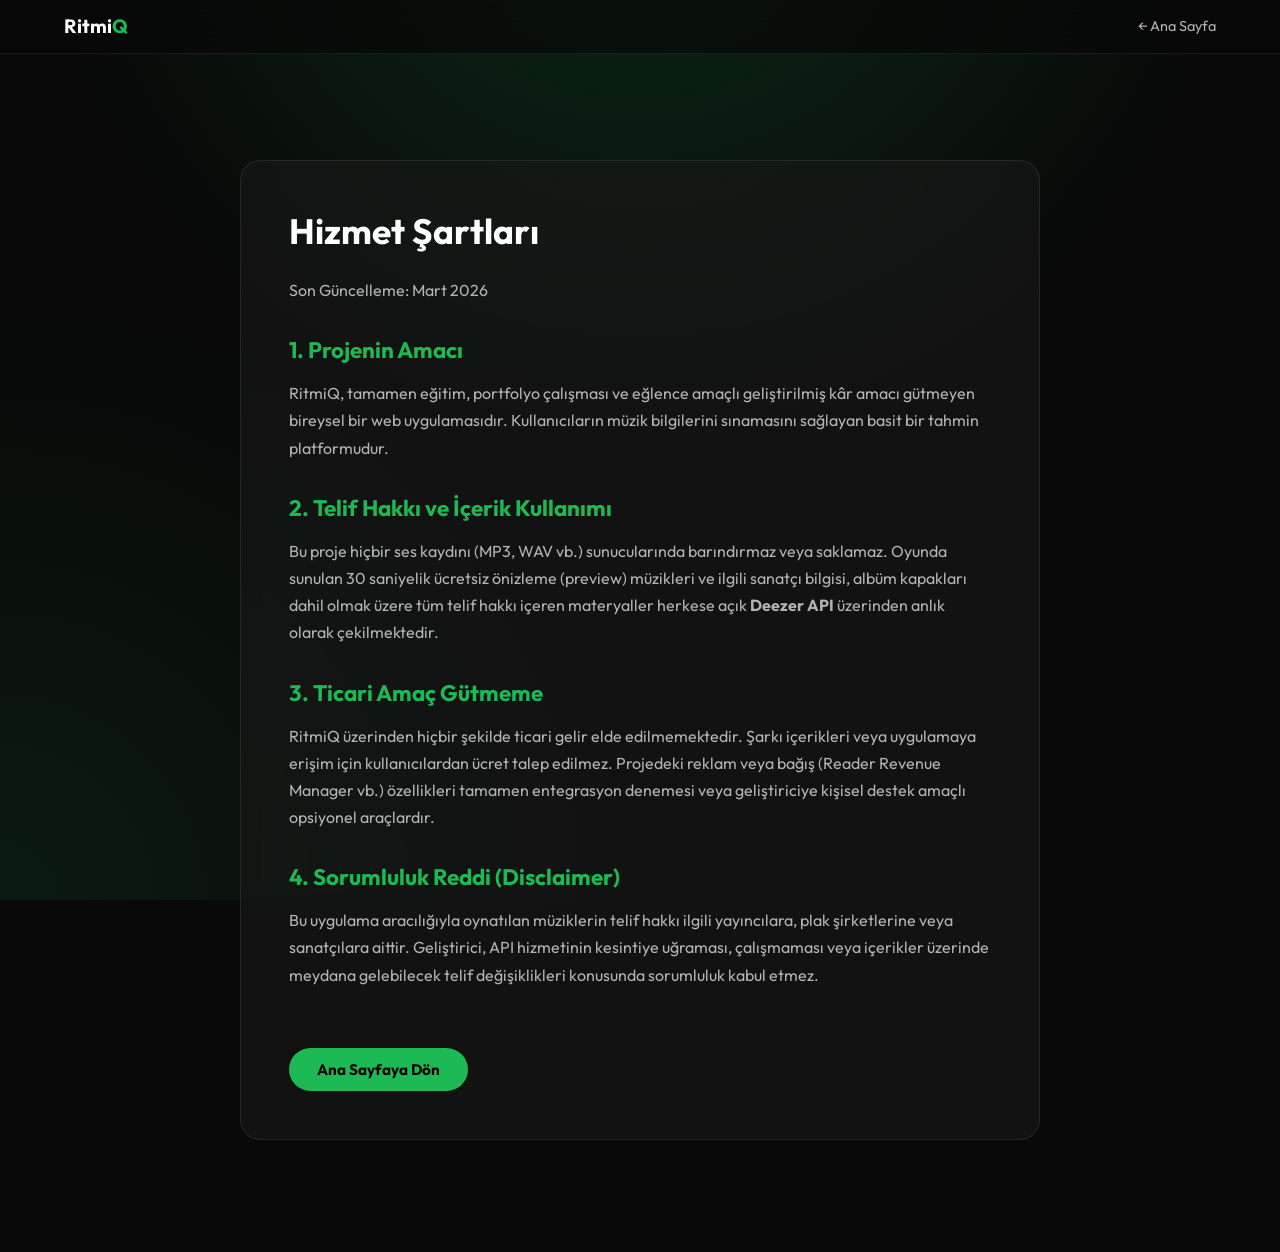
<file: terms.html>
<!DOCTYPE html>
<html lang="tr">

<head>
    <meta charset="UTF-8">
    <meta name="viewport" content="width=device-width, initial-scale=1.0">
    <title>RitmiQ – Hizmet Şartları</title>
    <link rel="stylesheet" href="/public/style.css?v=3">
    <link rel="preconnect" href="https://fonts.googleapis.com">
    <link rel="preconnect" href="https://fonts.gstatic.com" crossorigin>
    <link href="https://fonts.googleapis.com/css2?family=Outfit:wght@300;400;600;700&display=swap" rel="stylesheet">
    <style>
        .top-nav {
            position: fixed;
            top: 0;
            left: 0;
            right: 0;
            z-index: 99;
            padding: 0.9rem 5%;
            display: flex;
            align-items: center;
            justify-content: space-between;
            background: rgba(8, 8, 8, 0.7);
            backdrop-filter: blur(20px);
            border-bottom: 1px solid rgba(255, 255, 255, 0.07);
        }

        .top-nav a {
            color: #b3b3b3;
            text-decoration: none;
            font-size: 0.9rem;
            transition: color 0.2s;
        }

        .top-nav a:hover {
            color: #1DB954;
        }

        .top-nav .logo {
            font-size: 1.2rem;
            font-weight: 700;
            color: white;
        }

        .top-nav .logo span {
            color: #1DB954;
        }

        main.container {
            padding-top: 8rem;
            padding-bottom: 5rem;
            max-width: 800px;
            margin: 0 auto;
            text-align: left;
        }

        .content-card {
            background: rgba(25, 25, 25, 0.6);
            backdrop-filter: blur(12px);
            border: 1px solid rgba(255, 255, 255, 0.08);
            border-radius: 20px;
            padding: 3rem;
        }

        h1 {
            font-size: 2.2rem;
            margin-bottom: 1.5rem;
            color: #fff;
        }

        h2 {
            font-size: 1.4rem;
            margin-top: 2rem;
            margin-bottom: 1rem;
            color: #1DB954;
        }

        p {
            font-size: 1rem;
            line-height: 1.7;
            color: #b3b3b3;
            margin-bottom: 1.2rem;
        }

        .back-btn {
            display: inline-block;
            margin-top: 2.5rem;
            padding: 12px 28px;
            background: #1DB954;
            color: #000;
            border-radius: 50px;
            text-decoration: none;
            font-weight: 700;
            font-size: 0.95rem;
            transition: transform 0.2s, filter 0.2s;
        }

        .back-btn:hover {
            transform: translateY(-2px);
            filter: brightness(1.1);
        }
    </style>
</head>

<body>
    <nav class="top-nav">
        <a href="/" class="logo">Ritmi<span>Q</span></a>
        <a href="/">← Ana Sayfa</a>
    </nav>

    <div class="background-glow"></div>

    <main class="container">
        <div class="content-card">
            <h1>Hizmet Şartları</h1>
            <p>Son Güncelleme: Mart 2026</p>

            <h2>1. Projenin Amacı</h2>
            <p>RitmiQ, tamamen eğitim, portfolyo çalışması ve eğlence amaçlı geliştirilmiş kâr amacı gütmeyen bireysel bir web uygulamasıdır. Kullanıcıların müzik bilgilerini sınamasını sağlayan basit bir tahmin platformudur.</p>

            <h2>2. Telif Hakkı ve İçerik Kullanımı</h2>
            <p>Bu proje hiçbir ses kaydını (MP3, WAV vb.) sunucularında barındırmaz veya saklamaz. Oyunda sunulan 30 saniyelik ücretsiz önizleme (preview) müzikleri ve ilgili sanatçı bilgisi, albüm kapakları dahil olmak üzere tüm telif hakkı içeren materyaller herkese açık <strong>Deezer API</strong> üzerinden anlık olarak çekilmektedir.</p>

            <h2>3. Ticari Amaç Gütmeme</h2>
            <p>RitmiQ üzerinden hiçbir şekilde ticari gelir elde edilmemektedir. Şarkı içerikleri veya uygulamaya erişim için kullanıcılardan ücret talep edilmez. Projedeki reklam veya bağış (Reader Revenue Manager vb.) özellikleri tamamen entegrasyon denemesi veya geliştiriciye kişisel destek amaçlı opsiyonel araçlardır.</p>

            <h2>4. Sorumluluk Reddi (Disclaimer)</h2>
            <p>Bu uygulama aracılığıyla oynatılan müziklerin telif hakkı ilgili yayıncılara, plak şirketlerine veya sanatçılara aittir. Geliştirici, API hizmetinin kesintiye uğraması, çalışmaması veya içerikler üzerinde meydana gelebilecek telif değişiklikleri konusunda sorumluluk kabul etmez.</p>

            <a href="/" class="back-btn">Ana Sayfaya Dön</a>
        </div>
    </main>
</body>

</html>
</file>
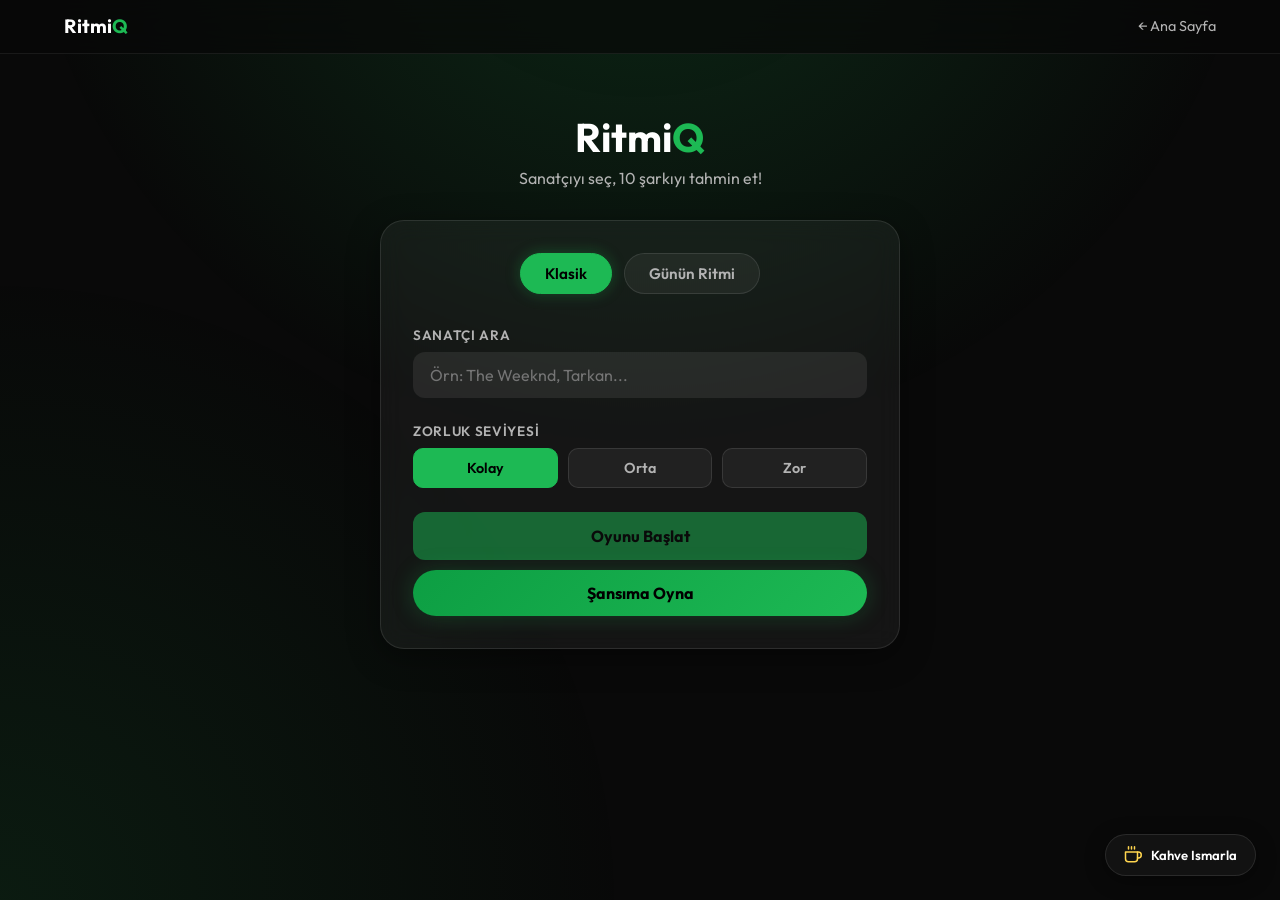
<file: templates/game.html>
<!DOCTYPE html>
<html lang="tr">

<head>
    <!-- Google tag (gtag.js) -->
    <script async src="https://www.googletagmanager.com/gtag/js?id=G-C92QGG454D"></script>
    <script>
        window.dataLayer = window.dataLayer || [];
        function gtag() { dataLayer.push(arguments); }
        gtag('js', new Date());

        gtag('config', 'G-C92QGG454D');
    </script>
    <meta charset="UTF-8">
    <meta name="viewport" content="width=device-width, initial-scale=1.0">
    <title>RitmiQ – Oyna</title>
    <link rel="stylesheet" href="/static/css/style.css">
    <link rel="preconnect" href="https://fonts.googleapis.com">
    <link rel="preconnect" href="https://fonts.gstatic.com" crossorigin>
    <link href="https://fonts.googleapis.com/css2?family=Outfit:wght@300;400;600;700&display=swap" rel="stylesheet">
    <style>
        .top-nav {
            position: fixed;
            top: 0;
            left: 0;
            right: 0;
            z-index: 99;
            padding: 0.9rem 5%;
            display: flex;
            align-items: center;
            justify-content: space-between;
            background: rgba(8, 8, 8, 0.7);
            backdrop-filter: blur(20px);
            border-bottom: 1px solid rgba(255, 255, 255, 0.07);
        }

        .top-nav a {
            color: #b3b3b3;
            text-decoration: none;
            font-size: 0.9rem;
            transition: color 0.2s;
        }

        .top-nav a:hover {
            color: #1DB954;
        }

        .top-nav .logo {
            font-size: 1.2rem;
            font-weight: 700;
            color: white;
        }

        .top-nav .logo span {
            color: #1DB954;
        }

        main.container {
            padding-top: 5rem;
        }

        /* ── Buy Me a Coffee ── */
        .bmac {
            position: fixed;
            bottom: 1.5rem;
            right: 1.5rem;
            z-index: 200;
            display: flex;
            align-items: center;
            gap: 9px;
            padding: 11px 18px;
            background: rgba(20, 20, 20, 0.85);
            border: 1px solid rgba(255, 255, 255, 0.1);
            border-radius: 50px;
            color: #fff;
            text-decoration: none;
            font-size: 0.82rem;
            font-weight: 600;
            backdrop-filter: blur(16px);
            box-shadow: 0 4px 20px rgba(0, 0, 0, 0.4);
            transition: transform 0.25s, border-color 0.25s, box-shadow 0.25s;
            font-family: 'Outfit', sans-serif;
        }

        .bmac:hover {
            transform: translateY(-3px);
            border-color: rgba(255, 213, 79, 0.4);
            box-shadow: 0 6px 28px rgba(0, 0, 0, 0.5);
        }

        .bmac svg {
            width: 18px;
            height: 18px;
            flex-shrink: 0;
        }

        /* ── Lucky Button ── */
        .lucky-btn {
            width: 100%;
            margin-top: 10px;
            padding: 13px 36px;
            background: linear-gradient(135deg, #0d9e43, #1DB954);
            border: none;
            border-radius: 50px;
            color: #000;
            font-weight: 700;
            font-size: 1rem;
            font-family: 'Outfit', sans-serif;
            cursor: pointer;
            position: relative;
            overflow: hidden;
            transition: filter 0.25s, transform 0.25s, box-shadow 0.25s;
            box-shadow: 0 0 22px rgba(29, 185, 84, 0.25);
        }

        .lucky-btn:hover {
            filter: brightness(1.1);
            transform: translateY(-3px);
            box-shadow: 0 0 36px rgba(29, 185, 84, 0.45);
        }

        .lucky-btn:active {
            transform: translateY(0);
        }

        .lucky-btn.spinning {
            animation: luckyPulse 0.6s ease infinite alternate;
        }

        @keyframes luckyPulse {
            from {
                filter: brightness(1);
            }

            to {
                filter: brightness(1.3);
            }
        }

        /* ── Result icon SVG ── */
        .result-emoji {
            width: 56px;
            height: 56px;
            margin: 0 auto 0.8rem;
        }

        .result-emoji svg {
            width: 100%;
            height: 100%;
        }

        /* ── Summary icon dots ── */
        .summary-icon {
            display: inline-block;
            width: 10px;
            height: 10px;
            border-radius: 50%;
            flex-shrink: 0;
        }

        .icon-correct {
            background: #1DB954;
            box-shadow: 0 0 6px rgba(29, 185, 84, 0.5);
        }

        .icon-wrong {
            background: #ef4444;
            box-shadow: 0 0 6px rgba(239, 68, 68, 0.4);
        }
    </style>

    <!-- Google Reader Revenue Manager -->
    <script async type="application/javascript" src="https://news.google.com/swg/js/v1/swg-basic.js"></script>
    <script>
        (self.SWG_BASIC = self.SWG_BASIC || []).push(basicSubscriptions => {
            basicSubscriptions.init({
                type: "NewsArticle",
                isPartOfType: ["Product"],
                isPartOfProductId: "CAowx9XKDA:openaccess",
                clientOptions: { theme: "light", lang: "tr" },
            });
        });
    </script>
</head>

<body>
    <nav class="top-nav">
        <a href="/" class="logo">Ritmi<span>Q</span></a>
        <a href="/">← Ana Sayfa</a>
    </nav>

    <div class="background-glow"></div>

    <main class="container">
        <header>
            <h1>Ritmi<span>Q</span></h1>
            <p>Sanatçıyı seç, 10 şarkıyı tahmin et!</p>
        </header>

        <!-- Kurulum Ekranı -->
        <section id="setup-screen" class="glass-card">
            <!-- Oyun Modu Sekmeleri -->
            <div class="game-mode-tabs">
                <button class="mode-tab active" data-mode="classic">Klasik</button>
                <button class="mode-tab" data-mode="daily">Günün Ritmi</button>
            </div>

            <!-- Klasik Mod İçeriği -->
            <div id="mode-classic-content" class="game-mode-content">
                <div class="input-group">
                    <label for="artist-search">Sanatçı Ara</label>
                    <div class="search-box">
                        <input type="text" id="artist-search" placeholder="Örn: The Weeknd, Tarkan..."
                            autocomplete="off">
                        <div id="search-results" class="results-dropdown hidden"></div>
                    </div>
                </div>

                <div class="input-group">
                    <label>Zorluk Seviyesi</label>
                    <div class="difficulty-selector">
                        <button class="diff-btn active" data-level="easy">Kolay</button>
                        <button class="diff-btn" data-level="medium">Orta</button>
                        <button class="diff-btn" data-level="hard">Zor</button>
                    </div>
                </div>

                <button id="start-game" class="primary-btn" disabled>Oyunu Başlat</button>
                <button id="lucky-btn" class="lucky-btn"> Şansıma Oyna</button>
            </div>

            <!-- Günün Ritmi İçeriği -->
            <div id="mode-daily-content" class="game-mode-content hidden">
                <div class="daily-description" style="text-align: center; margin: 3rem 0;">
                    <p style="font-size: 1.3rem; font-weight: 600; color: #1DB954;">Yakında sizlerle...</p>
                    <p style="font-size: 0.9rem; color: #b3b3b3; margin-top: 0.5rem;">Yepyeni ve heyecan verici günün ritmi modu çok yakında burada olacak.</p>
                </div>
            </div>
        </section>

        <!-- Oyun Ekranı -->
        <section id="game-screen" class="glass-card hidden">
            <div class="quiz-header">
                <div class="question-counter">
                    Soru <span id="current-q">1</span> / <span id="total-q">10</span>
                </div>
                <div class="playing-indicator">
                    <div class="wave-container">
                        <div class="wave"></div>
                        <div class="wave"></div>
                        <div class="wave"></div>
                        <div class="wave"></div>
                        <div class="wave"></div>
                    </div>
                    <span id="game-status-text">Dinle ve bil!</span>
                </div>
            </div>

            <div class="audio-visualizer">
                <div class="progress-bar-container">
                    <div id="playback-progress" class="progress-bar"></div>
                </div>
                <div class="time-info">0:00 / 0:05</div>
            </div>

            <div id="options-container" class="options-grid"></div>

            <!-- Soru göstergesi (1..10) -->
            <div id="question-tracker" class="question-tracker"></div>

            <button id="next-btn" class="primary-btn hidden" style="margin-top:1.2rem;">
                Sonraki Soru →
            </button>
        </section>

        <!-- Sonuç Ekranı -->
        <section id="result-screen" class="glass-card hidden">
            <div class="result-hero">
                <div class="result-emoji" id="result-emoji">🏆</div>
                <h2 id="result-title">Mükemmel!</h2>
                <p id="result-subtitle"></p>
            </div>

            <div class="score-display">
                <div class="score-box correct-box">
                    <span id="correct-count">0</span>
                    <label>Doğru</label>
                </div>
                <div class="score-box wrong-box">
                    <span id="wrong-count">0</span>
                    <label>Yanlış</label>
                </div>
            </div>

            <!-- Cevap özeti -->
            <div id="answer-summary" class="answer-summary"></div>

            <button id="show-note-btn" class="secondary-btn" style="margin-top:1.5rem;">Sanatçının Notunu Oku ✨</button>

            <button id="play-again" class="primary-btn" style="margin-top:1rem;">Yeni Oyun</button>
        </section>
    </main>

    <audio id="audio-player"></audio>
    <script src="/static/js/script.js"></script>



    <!-- Buy Me a Coffee -->
    <a href="https://www.buymeacoffee.com/salimcaner" target="_blank" rel="noopener" class="bmac">
        <svg viewBox="0 0 24 24" fill="none" xmlns="http://www.w3.org/2000/svg">
            <path d="M18 8h1a4 4 0 0 1 0 8h-1" stroke="#FFD54F" stroke-width="2" stroke-linecap="round"
                stroke-linejoin="round" />
            <path d="M2 8h16v9a4 4 0 0 1-4 4H6a4 4 0 0 1-4-4V8z" stroke="#FFD54F" stroke-width="2"
                stroke-linecap="round" stroke-linejoin="round" />
            <line x1="6" y1="1" x2="6" y2="4" stroke="#FFD54F" stroke-width="2" stroke-linecap="round" />
            <line x1="10" y1="1" x2="10" y2="4" stroke="#FFD54F" stroke-width="2" stroke-linecap="round" />
            <line x1="14" y1="1" x2="14" y2="4" stroke="#FFD54F" stroke-width="2" stroke-linecap="round" />
        </svg>
        Kahve Ismarla
    </a>
</body>

</html>
</file>
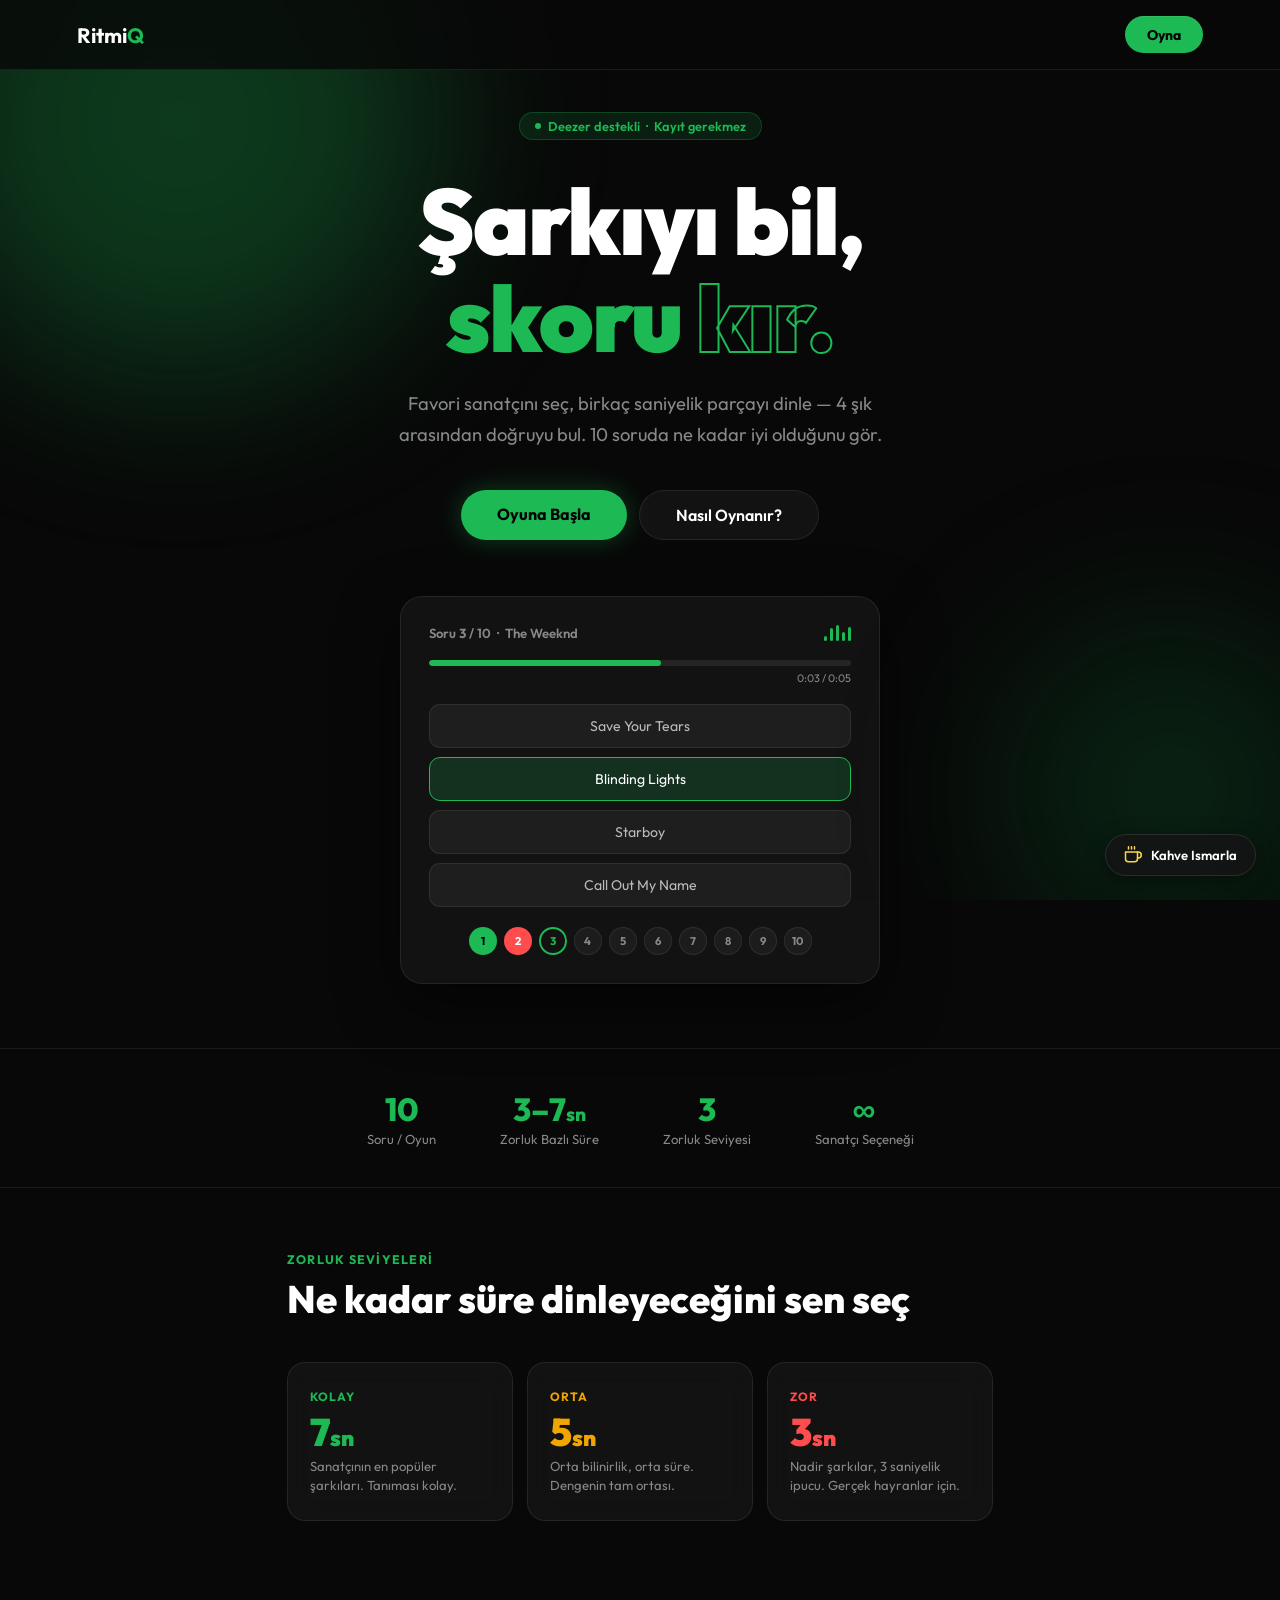
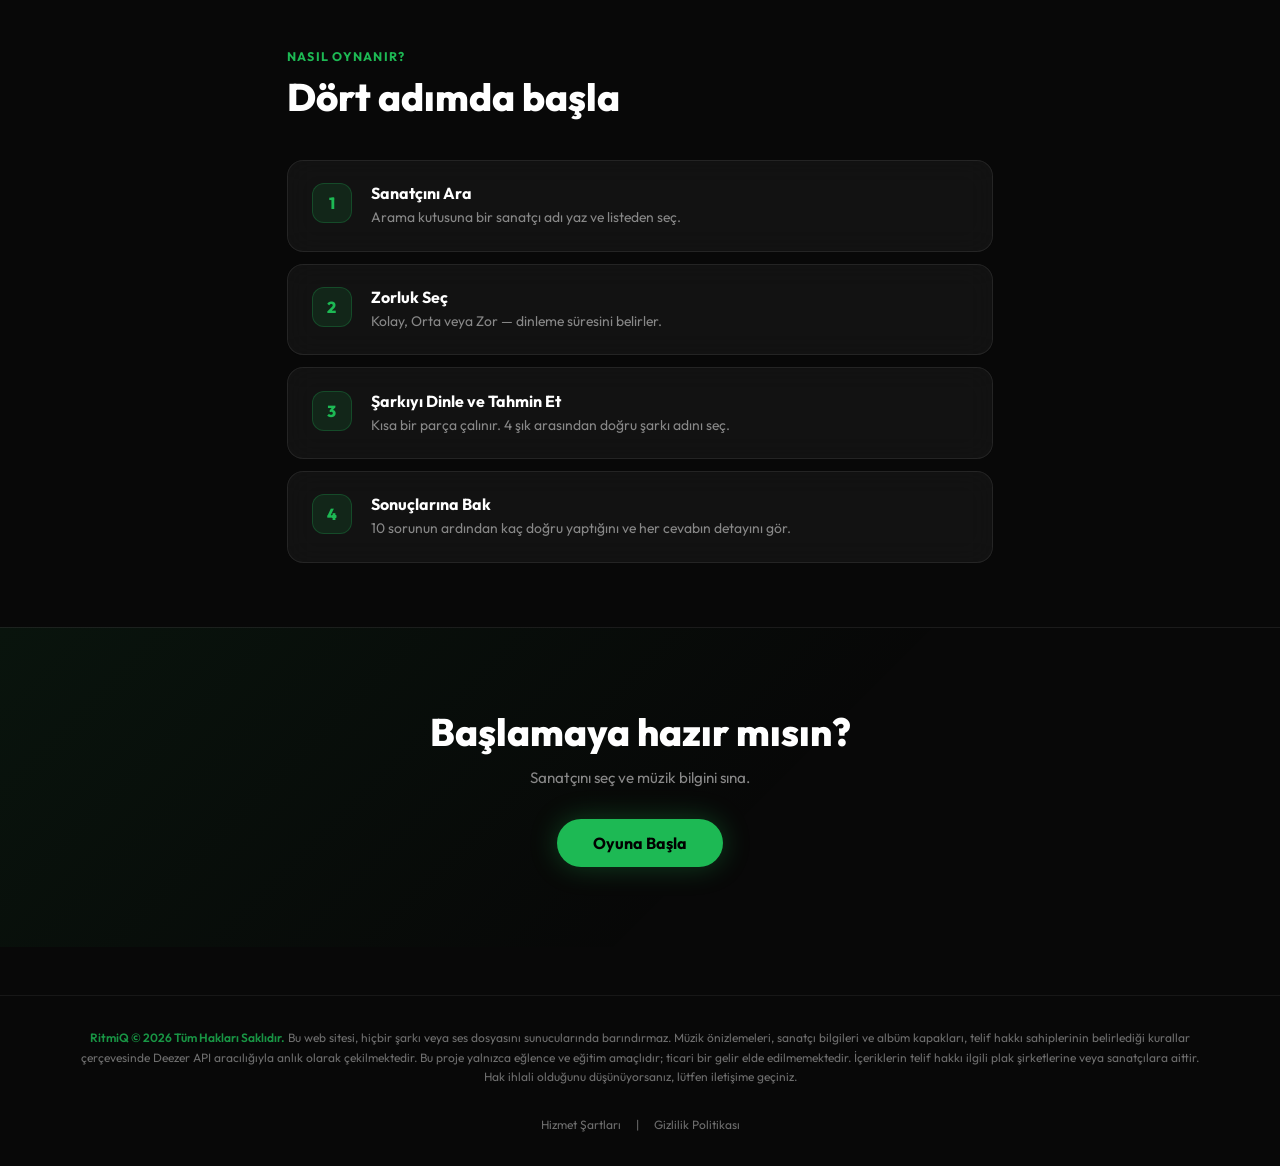
<file: templates/landing.html>
<!DOCTYPE html>
<html lang="tr">

<head>
    <!-- Google tag (gtag.js) -->
    <script async src="https://www.googletagmanager.com/gtag/js?id=G-C92QGG454D"></script>
    <script>
        window.dataLayer = window.dataLayer || [];
        function gtag() { dataLayer.push(arguments); }
        gtag('js', new Date());

        gtag('config', 'G-C92QGG454D');
    </script>
    <meta charset="UTF-8">
    <meta name="viewport" content="width=device-width, initial-scale=1.0">
    <title>RitmiQ – Müzik Tahmin Oyunu</title>
    <link rel="preconnect" href="https://fonts.googleapis.com">
    <link rel="preconnect" href="https://fonts.gstatic.com" crossorigin>
    <link href="https://fonts.googleapis.com/css2?family=Outfit:wght@300;400;600;700;900&display=swap" rel="stylesheet">
    <style>
        :root {
            --g: #1DB954;
            --g-dim: rgba(29, 185, 84, 0.12);
            --bg: #080808;
            --glass: rgba(255, 255, 255, 0.045);
            --border: rgba(255, 255, 255, 0.08);
            --txt: #ffffff;
            --muted: #888;
        }

        *,
        *::before,
        *::after {
            margin: 0;
            padding: 0;
            box-sizing: border-box;
        }

        html {
            scroll-behavior: smooth;
        }

        body {
            background: var(--bg);
            color: var(--txt);
            font-family: 'Outfit', sans-serif;
            overflow-x: hidden;
        }

        /* ── Orbs ── */
        .orbs {
            position: fixed;
            inset: 0;
            z-index: -1;
            overflow: hidden;
            pointer-events: none;
        }

        .orb {
            position: absolute;
            border-radius: 50%;
            filter: blur(90px);
            opacity: 0.28;
        }

        .o1 {
            width: 520px;
            height: 520px;
            background: #1db954;
            top: -140px;
            left: -80px;
            animation: flt 9s ease-in-out infinite;
        }

        .o2 {
            width: 340px;
            height: 340px;
            background: #0d6b31;
            bottom: -60px;
            right: -60px;
            animation: flt 9s ease-in-out infinite -4s;
        }

        @keyframes flt {

            0%,
            100% {
                transform: translateY(0)
            }

            50% {
                transform: translateY(-28px)
            }
        }

        /* ── Nav ── */
        nav {
            position: fixed;
            top: 0;
            left: 0;
            right: 0;
            z-index: 100;
            display: flex;
            align-items: center;
            justify-content: space-between;
            padding: 1rem 6%;
            background: rgba(8, 8, 8, 0.8);
            backdrop-filter: blur(20px);
            border-bottom: 1px solid var(--border);
        }

        .logo {
            font-size: 1.3rem;
            font-weight: 700;
        }

        .logo span {
            color: var(--g);
        }

        nav a.cta {
            padding: 9px 22px;
            background: var(--g);
            border-radius: 50px;
            color: #000;
            font-weight: 700;
            font-size: 0.875rem;
            text-decoration: none;
            transition: filter 0.2s, transform 0.2s;
        }

        nav a.cta:hover {
            filter: brightness(1.12);
            transform: scale(1.04);
        }

        /* ── Hero ── */
        .hero {
            min-height: 100vh;
            display: flex;
            flex-direction: column;
            align-items: center;
            justify-content: center;
            text-align: center;
            padding: 7rem 6% 4rem;
        }

        .tag {
            display: inline-flex;
            align-items: center;
            gap: 7px;
            padding: 5px 15px;
            border-radius: 50px;
            margin-bottom: 2rem;
            background: var(--g-dim);
            border: 1px solid rgba(29, 185, 84, 0.25);
            font-size: 0.8rem;
            font-weight: 600;
            color: var(--g);
            animation: up 0.6s ease both;
        }

        .dot {
            width: 6px;
            height: 6px;
            border-radius: 50%;
            background: var(--g);
            animation: blink 2s infinite;
        }

        @keyframes blink {

            0%,
            100% {
                opacity: 1
            }

            50% {
                opacity: 0.3
            }
        }

        h1 {
            font-size: clamp(2.6rem, 7.5vw, 5.8rem);
            font-weight: 900;
            line-height: 1.05;
            letter-spacing: -2px;
            margin-bottom: 1.4rem;
            animation: up 0.65s 0.08s ease both;
        }

        h1 em {
            font-style: normal;
            color: var(--g);
        }

        h1 .outline {
            -webkit-text-stroke: 2px var(--g);
            color: transparent;
        }

        .sub {
            max-width: 520px;
            font-size: clamp(0.95rem, 2.2vw, 1.15rem);
            color: var(--muted);
            line-height: 1.65;
            margin-bottom: 2.5rem;
            animation: up 0.65s 0.15s ease both;
        }

        .btns {
            display: flex;
            gap: 12px;
            flex-wrap: wrap;
            justify-content: center;
            animation: up 0.65s 0.22s ease both;
        }

        .btn-p {
            padding: 14px 36px;
            background: var(--g);
            border-radius: 50px;
            color: #000;
            font-weight: 700;
            font-size: 1rem;
            text-decoration: none;
            box-shadow: 0 0 28px rgba(29, 185, 84, 0.3);
            transition: all 0.25s;
        }

        .btn-p:hover {
            filter: brightness(1.1);
            transform: translateY(-3px);
            box-shadow: 0 0 44px rgba(29, 185, 84, 0.45);
        }

        .btn-s {
            padding: 14px 36px;
            background: var(--glass);
            border: 1px solid var(--border);
            border-radius: 50px;
            color: #fff;
            font-size: 1rem;
            font-weight: 600;
            text-decoration: none;
            backdrop-filter: blur(10px);
            transition: all 0.25s;
        }

        .btn-s:hover {
            background: rgba(255, 255, 255, 0.09);
            transform: translateY(-3px);
        }

        @keyframes up {
            from {
                opacity: 0;
                transform: translateY(22px)
            }

            to {
                opacity: 1;
                transform: none
            }
        }

        /* ── Mock UI ── */
        .mock-wrap {
            width: 100%;
            max-width: 480px;
            margin-top: 3.5rem;
            animation: up 0.7s 0.3s ease both;
        }

        .mock {
            background: var(--glass);
            backdrop-filter: blur(18px);
            border: 1px solid var(--border);
            border-radius: 22px;
            padding: 1.75rem;
            box-shadow: 0 20px 60px rgba(0, 0, 0, 0.55);
        }

        .mock-top {
            display: flex;
            justify-content: space-between;
            align-items: center;
            margin-bottom: 1.2rem;
        }

        .mock-q {
            font-size: 0.82rem;
            color: var(--muted);
            font-weight: 600;
        }

        .waves {
            display: flex;
            align-items: flex-end;
            gap: 3px;
            height: 16px;
        }

        .wv {
            width: 3px;
            border-radius: 2px;
            background: var(--g);
        }

        .wv:nth-child(1) {
            height: 5px
        }

        .wv:nth-child(2) {
            height: 13px
        }

        .wv:nth-child(3) {
            height: 16px
        }

        .wv:nth-child(4) {
            height: 9px
        }

        .wv:nth-child(5) {
            height: 14px
        }

        .mock-bar {
            height: 6px;
            background: rgba(255, 255, 255, 0.08);
            border-radius: 3px;
            overflow: hidden;
            margin-bottom: 5px;
        }

        .mock-fill {
            width: 55%;
            height: 100%;
            background: var(--g);
            border-radius: 3px;
        }

        .mock-time {
            font-size: 0.68rem;
            color: var(--muted);
            text-align: right;
            margin-bottom: 1.2rem;
        }

        .mock-opts {
            display: grid;
            gap: 9px;
            margin-bottom: 1.2rem;
        }

        .mo {
            padding: 12px 14px;
            border-radius: 11px;
            font-size: 0.88rem;
            border: 1px solid var(--border);
        }

        .mo.nm {
            background: rgba(255, 255, 255, 0.05);
            color: #bbb;
        }

        .mo.ok {
            background: rgba(29, 185, 84, 0.18);
            border-color: var(--g);
            color: #fff;
        }

        .mock-dots {
            display: flex;
            justify-content: center;
            gap: 7px;
        }

        .md {
            width: 28px;
            height: 28px;
            border-radius: 50%;
            display: flex;
            align-items: center;
            justify-content: center;
            font-size: 0.7rem;
            font-weight: 700;
        }

        .md.g {
            background: var(--g);
            color: #000;
        }

        .md.r {
            background: #ff4d4d;
            color: #fff;
        }

        .md.a {
            border: 2px solid var(--g);
            color: var(--g);
        }

        .md.e {
            background: var(--glass);
            color: var(--muted);
            border: 1px solid var(--border);
        }

        /* ── Divider strip ── */
        .strip {
            display: flex;
            justify-content: center;
            gap: 4rem;
            flex-wrap: wrap;
            padding: 2.5rem 6%;
            border-top: 1px solid var(--border);
            border-bottom: 1px solid var(--border);
        }

        .st {
            text-align: center;
        }

        .st .v {
            font-size: 2rem;
            font-weight: 800;
            color: var(--g);
        }

        .st .l {
            font-size: 0.82rem;
            color: var(--muted);
            margin-top: 2px;
        }

        /* ── Difficulty cards ── */
        .section {
            max-width: 860px;
            margin: 0 auto;
            padding: 4rem 6%;
        }

        .sec-label {
            font-size: 0.78rem;
            font-weight: 700;
            text-transform: uppercase;
            letter-spacing: 0.1em;
            color: var(--g);
            margin-bottom: 0.6rem;
        }

        .section h2 {
            font-size: clamp(1.6rem, 3.5vw, 2.4rem);
            font-weight: 800;
            margin-bottom: 2.5rem;
            line-height: 1.2;
        }

        .diff-grid {
            display: grid;
            grid-template-columns: repeat(3, 1fr);
            gap: 14px;
        }

        @media(max-width:560px) {
            .diff-grid {
                grid-template-columns: 1fr;
            }
        }

        .dcard {
            padding: 1.6rem 1.4rem;
            border-radius: 18px;
            background: var(--glass);
            border: 1px solid var(--border);
            backdrop-filter: blur(14px);
            transition: transform 0.3s, border-color 0.3s;
        }

        .dcard:hover {
            transform: translateY(-6px);
            border-color: rgba(29, 185, 84, 0.3);
        }

        .dcard .dlabel {
            font-size: 0.75rem;
            font-weight: 700;
            text-transform: uppercase;
            letter-spacing: 0.08em;
            margin-bottom: 0.6rem;
        }

        .dcard .dtime {
            font-size: 2.4rem;
            font-weight: 900;
            line-height: 1;
            margin-bottom: 0.3rem;
        }

        .dcard .dsub {
            font-size: 0.82rem;
            color: var(--muted);
            line-height: 1.45;
        }

        .easy {
            --dc: #1DB954;
        }

        .medium {
            --dc: #f0a500;
        }

        .hard {
            --dc: #ff4d4d;
        }

        .dcard .dlabel {
            color: var(--dc);
        }

        .dcard .dtime {
            color: var(--dc);
        }

        /* ── Steps ── */
        .steps {
            display: grid;
            gap: 12px;
        }

        .step {
            display: flex;
            gap: 1.2rem;
            align-items: flex-start;
            padding: 1.4rem 1.5rem;
            background: var(--glass);
            border: 1px solid var(--border);
            border-radius: 16px;
            backdrop-filter: blur(14px);
            transition: transform 0.25s, border-color 0.25s;
        }

        .step:hover {
            transform: translateX(5px);
            border-color: rgba(29, 185, 84, 0.28);
        }

        .sn {
            width: 40px;
            height: 40px;
            flex-shrink: 0;
            border-radius: 12px;
            background: var(--g-dim);
            border: 1px solid rgba(29, 185, 84, 0.25);
            display: flex;
            align-items: center;
            justify-content: center;
            font-size: 1rem;
            font-weight: 800;
            color: var(--g);
        }

        .sbody h3 {
            font-size: 1rem;
            font-weight: 700;
            margin-bottom: 0.25rem;
        }

        .sbody p {
            font-size: 0.87rem;
            color: var(--muted);
            line-height: 1.5;
        }

        /* ── CTA ── */
        .cta {
            text-align: center;
            padding: 5rem 6%;
            background: linear-gradient(135deg, rgba(29, 185, 84, 0.07) 0%, transparent 60%);
            border-top: 1px solid var(--border);
        }

        .cta h2 {
            font-size: clamp(1.6rem, 3.5vw, 2.4rem);
            font-weight: 800;
            margin-bottom: 0.8rem;
        }

        .cta p {
            color: var(--muted);
            margin-bottom: 2rem;
            font-size: 0.95rem;
        }

        /* ── Footer ── */
        footer {
            text-align: center;
            padding: 1.5rem 6%;
            border-top: 1px solid var(--border);
            color: var(--muted);
            font-size: 0.8rem;
        }

        footer b {
            color: var(--g);
            font-weight: 600;
        }

        /* ── Buy Me a Coffee ── */
        .bmac {
            position: fixed;
            bottom: 1.5rem;
            right: 1.5rem;
            z-index: 200;
            display: flex;
            align-items: center;
            gap: 9px;
            padding: 11px 18px;
            background: rgba(20, 20, 20, 0.85);
            border: 1px solid rgba(255, 255, 255, 0.1);
            border-radius: 50px;
            color: #fff;
            text-decoration: none;
            font-size: 0.82rem;
            font-weight: 600;
            backdrop-filter: blur(16px);
            box-shadow: 0 4px 20px rgba(0, 0, 0, 0.4);
            transition: transform 0.25s, border-color 0.25s, box-shadow 0.25s;
            font-family: 'Outfit', sans-serif;
        }

        .bmac:hover {
            transform: translateY(-3px);
            border-color: rgba(255, 213, 79, 0.4);
            box-shadow: 0 6px 28px rgba(0, 0, 0, 0.5);
        }

        .bmac svg {
            width: 18px;
            height: 18px;
            flex-shrink: 0;
        }
    </style>

    <!-- Google Reader Revenue Manager -->
    <script async type="application/javascript" src="https://news.google.com/swg/js/v1/swg-basic.js"></script>
    <script>
        (self.SWG_BASIC = self.SWG_BASIC || []).push(basicSubscriptions => {
            basicSubscriptions.init({
                type: "NewsArticle",
                isPartOfType: ["Product"],
                isPartOfProductId: "CAowx9XKDA:openaccess",
                clientOptions: { theme: "light", lang: "tr" },
            });
        });
    </script>
</head>

<body>

    <div class="orbs">
        <div class="orb o1"></div>
        <div class="orb o2"></div>
    </div>

    <nav>
        <div class="logo">Ritmi<span>Q</span></div>
        <a href="/game" class="cta">Oyna</a>
    </nav>

    <!-- HERO -->
    <section class="hero">
        <div class="tag">
            <div class="dot"></div>Deezer destekli &nbsp;·&nbsp; Kayıt gerekmez
        </div>
        <h1>Şarkıyı bil,<br><em>skoru</em> <span class="outline">kır.</span></h1>
        <p class="sub">Favori sanatçını seç, birkaç saniyelik parçayı dinle — 4 şık arasından doğruyu bul. 10 soruda ne
            kadar iyi olduğunu gör.</p>
        <div class="btns">
            <a href="/game" class="btn-p">Oyuna Başla</a>
            <a href="#nasil" class="btn-s">Nasıl Oynanır?</a>
        </div>

        <div class="mock-wrap">
            <div class="mock">
                <div class="mock-top">
                    <div class="mock-q">Soru <strong>3</strong> / 10 &nbsp;·&nbsp; The Weeknd</div>
                    <div class="waves">
                        <div class="wv"></div>
                        <div class="wv"></div>
                        <div class="wv"></div>
                        <div class="wv"></div>
                        <div class="wv"></div>
                    </div>
                </div>
                <div class="mock-bar">
                    <div class="mock-fill"></div>
                </div>
                <div class="mock-time">0:03 / 0:05</div>
                <div class="mock-opts">
                    <div class="mo nm">Save Your Tears</div>
                    <div class="mo ok">Blinding Lights</div>
                    <div class="mo nm">Starboy</div>
                    <div class="mo nm">Call Out My Name</div>
                </div>
                <div class="mock-dots">
                    <div class="md g">1</div>
                    <div class="md r">2</div>
                    <div class="md a">3</div>
                    <div class="md e">4</div>
                    <div class="md e">5</div>
                    <div class="md e">6</div>
                    <div class="md e">7</div>
                    <div class="md e">8</div>
                    <div class="md e">9</div>
                    <div class="md e">10</div>
                </div>
            </div>
        </div>
    </section>

    <!-- STRIP -->
    <div class="strip">
        <div class="st">
            <div class="v">10</div>
            <div class="l">Soru / Oyun</div>
        </div>
        <div class="st">
            <div class="v">3–7<span style="font-size:1.2rem">sn</span></div>
            <div class="l">Zorluk Bazlı Süre</div>
        </div>
        <div class="st">
            <div class="v">3</div>
            <div class="l">Zorluk Seviyesi</div>
        </div>
        <div class="st">
            <div class="v">∞</div>
            <div class="l">Sanatçı Seçeneği</div>
        </div>
    </div>

    <!-- DIFFICULTY -->
    <div class="section">
        <div class="sec-label">Zorluk Seviyeleri</div>
        <h2>Ne kadar süre dinleyeceğini sen seç</h2>
        <div class="diff-grid">
            <div class="dcard easy">
                <div class="dlabel">Kolay</div>
                <div class="dtime">7<span style="font-size:1.4rem">sn</span></div>
                <div class="dsub">Sanatçının en popüler şarkıları. Tanıması kolay.</div>
            </div>
            <div class="dcard medium">
                <div class="dlabel">Orta</div>
                <div class="dtime">5<span style="font-size:1.4rem">sn</span></div>
                <div class="dsub">Orta bilinirlik, orta süre. Dengenin tam ortası.</div>
            </div>
            <div class="dcard hard">
                <div class="dlabel">Zor</div>
                <div class="dtime">3<span style="font-size:1.4rem">sn</span></div>
                <div class="dsub">Nadir şarkılar, 3 saniyelik ipucu. Gerçek hayranlar için.</div>
            </div>
        </div>
    </div>

    <!-- HOW TO PLAY -->
    <div id="nasil" class="section">
        <div class="sec-label">Nasıl Oynanır?</div>
        <h2>Dört adımda başla</h2>
        <div class="steps">
            <div class="step">
                <div class="sn">1</div>
                <div class="sbody">
                    <h3>Sanatçını Ara</h3>
                    <p>Arama kutusuna bir sanatçı adı yaz ve listeden seç.</p>
                </div>
            </div>
            <div class="step">
                <div class="sn">2</div>
                <div class="sbody">
                    <h3>Zorluk Seç</h3>
                    <p>Kolay, Orta veya Zor — dinleme süresini belirler.</p>
                </div>
            </div>
            <div class="step">
                <div class="sn">3</div>
                <div class="sbody">
                    <h3>Şarkıyı Dinle ve Tahmin Et</h3>
                    <p>Kısa bir parça çalınır. 4 şık arasından doğru şarkı adını seç.</p>
                </div>
            </div>
            <div class="step">
                <div class="sn">4</div>
                <div class="sbody">
                    <h3>Sonuçlarına Bak</h3>
                    <p>10 sorunun ardından kaç doğru yaptığını ve her cevabın detayını gör.</p>
                </div>
            </div>
        </div>
    </div>

    <!-- CTA -->
    <div class="cta">
        <h2>Başlamaya hazır mısın?</h2>
        <p>Sanatçını seç ve müzik bilgini sına.</p>
        <a href="/game" class="btn-p" style="display:inline-block">Oyuna Başla</a>
    </div>

    <footer
        style="margin-top: 3rem; padding: 2rem 6%; border-top: 1px solid var(--border); color: var(--muted); font-size: 0.75rem; text-align: center; line-height: 1.6; opacity: 0.8;">
        <b>RitmiQ &copy; 2026 Tüm Hakları Saklıdır.</b> Bu web sitesi, hiçbir şarkı veya ses dosyasını sunucularında
        barındırmaz. Müzik önizlemeleri, sanatçı bilgileri ve albüm kapakları, telif hakkı sahiplerinin belirlediği
        kurallar çerçevesinde Deezer API aracılığıyla anlık olarak çekilmektedir. Bu proje yalnızca eğlence ve eğitim
        amaçlıdır; ticari bir gelir elde edilmemektedir. İçeriklerin telif hakkı ilgili plak şirketlerine veya
        sanatçılara aittir. Hak ihlali olduğunu düşünüyorsanız, lütfen iletişime geçiniz.
        <br><br>
        <div style="display: flex; justify-content: center; gap: 15px; margin-top: 10px;">
            <a href="/terms" style="color: var(--muted); text-decoration: none; transition: color 0.2s;"
                onmouseover="this.style.color='#1DB954'" onmouseout="this.style.color='var(--muted)'">Hizmet
                Şartları</a>
            <span>|</span>
            <a href="/privacy" style="color: var(--muted); text-decoration: none; transition: color 0.2s;"
                onmouseover="this.style.color='#1DB954'" onmouseout="this.style.color='var(--muted)'">Gizlilik
                Politikası</a>
        </div>
    </footer>

    <!-- Buy Me a Coffee -->
    <a href="https://www.buymeacoffee.com/salimcaner" target="_blank" rel="noopener" class="bmac">
        <svg viewBox="0 0 24 24" fill="none" xmlns="http://www.w3.org/2000/svg">
            <path d="M18 8h1a4 4 0 0 1 0 8h-1" stroke="#FFD54F" stroke-width="2" stroke-linecap="round"
                stroke-linejoin="round" />
            <path d="M2 8h16v9a4 4 0 0 1-4 4H6a4 4 0 0 1-4-4V8z" stroke="#FFD54F" stroke-width="2"
                stroke-linecap="round" stroke-linejoin="round" />
            <line x1="6" y1="1" x2="6" y2="4" stroke="#FFD54F" stroke-width="2" stroke-linecap="round" />
            <line x1="10" y1="1" x2="10" y2="4" stroke="#FFD54F" stroke-width="2" stroke-linecap="round" />
            <line x1="14" y1="1" x2="14" y2="4" stroke="#FFD54F" stroke-width="2" stroke-linecap="round" />
        </svg>
        Kahve Ismarla
    </a>

</body>

</html>
</file>
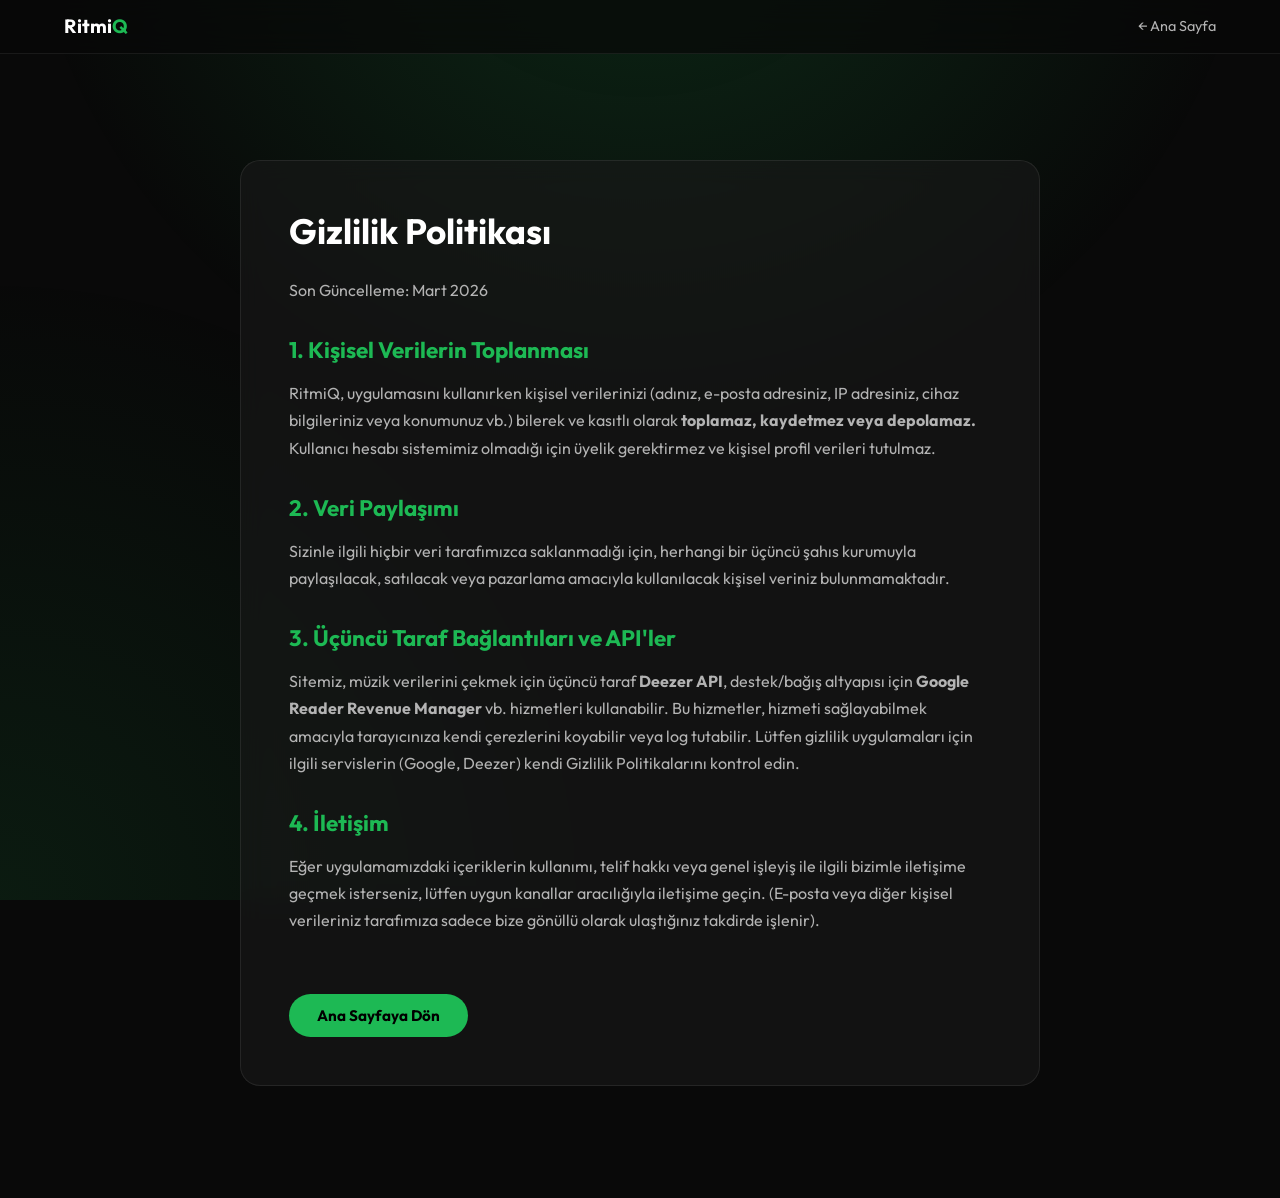
<file: templates/privacy.html>
<!DOCTYPE html>
<html lang="tr">

<head>
    <!-- Google tag (gtag.js) -->
    <script async src="https://www.googletagmanager.com/gtag/js?id=G-C92QGG454D"></script>
    <script>
      window.dataLayer = window.dataLayer || [];
      function gtag(){dataLayer.push(arguments);}
      gtag('js', new Date());
    
      gtag('config', 'G-C92QGG454D');
    </script>
    <meta charset="UTF-8">
    <meta name="viewport" content="width=device-width, initial-scale=1.0">
    <title>RitmiQ – Gizlilik Politikası</title>
    <link rel="stylesheet" href="/static/css/style.css">
    <link rel="preconnect" href="https://fonts.googleapis.com">
    <link rel="preconnect" href="https://fonts.gstatic.com" crossorigin>
    <link href="https://fonts.googleapis.com/css2?family=Outfit:wght@300;400;600;700&display=swap" rel="stylesheet">
    <style>
        .top-nav {
            position: fixed;
            top: 0;
            left: 0;
            right: 0;
            z-index: 99;
            padding: 0.9rem 5%;
            display: flex;
            align-items: center;
            justify-content: space-between;
            background: rgba(8, 8, 8, 0.7);
            backdrop-filter: blur(20px);
            border-bottom: 1px solid rgba(255, 255, 255, 0.07);
        }

        .top-nav a {
            color: #b3b3b3;
            text-decoration: none;
            font-size: 0.9rem;
            transition: color 0.2s;
        }

        .top-nav a:hover {
            color: #1DB954;
        }

        .top-nav .logo {
            font-size: 1.2rem;
            font-weight: 700;
            color: white;
        }

        .top-nav .logo span {
            color: #1DB954;
        }

        main.container {
            padding-top: 8rem;
            padding-bottom: 5rem;
            max-width: 800px;
            margin: 0 auto;
            text-align: left;
        }

        .content-card {
            background: rgba(25, 25, 25, 0.6);
            backdrop-filter: blur(12px);
            border: 1px solid rgba(255, 255, 255, 0.08);
            border-radius: 20px;
            padding: 3rem;
        }

        h1 {
            font-size: 2.2rem;
            margin-bottom: 1.5rem;
            color: #fff;
        }

        h2 {
            font-size: 1.4rem;
            margin-top: 2rem;
            margin-bottom: 1rem;
            color: #1DB954;
        }

        p {
            font-size: 1rem;
            line-height: 1.7;
            color: #b3b3b3;
            margin-bottom: 1.2rem;
        }

        .back-btn {
            display: inline-block;
            margin-top: 2.5rem;
            padding: 12px 28px;
            background: #1DB954;
            color: #000;
            border-radius: 50px;
            text-decoration: none;
            font-weight: 700;
            font-size: 0.95rem;
            transition: transform 0.2s, filter 0.2s;
        }

        .back-btn:hover {
            transform: translateY(-2px);
            filter: brightness(1.1);
        }
    </style>
</head>

<body>
    <nav class="top-nav">
        <a href="/" class="logo">Ritmi<span>Q</span></a>
        <a href="/">← Ana Sayfa</a>
    </nav>

    <div class="background-glow"></div>

    <main class="container">
        <div class="content-card">
            <h1>Gizlilik Politikası</h1>
            <p>Son Güncelleme: Mart 2026</p>

            <h2>1. Kişisel Verilerin Toplanması</h2>
            <p>RitmiQ, uygulamasını kullanırken kişisel verilerinizi (adınız, e-posta adresiniz, IP adresiniz, cihaz bilgileriniz veya konumunuz vb.) bilerek ve kasıtlı olarak <strong>toplamaz, kaydetmez veya depolamaz.</strong> Kullanıcı hesabı sistemimiz olmadığı için üyelik gerektirmez ve kişisel profil verileri tutulmaz.</p>

            <h2>2. Veri Paylaşımı</h2>
            <p>Sizinle ilgili hiçbir veri tarafımızca saklanmadığı için, herhangi bir üçüncü şahıs kurumuyla paylaşılacak, satılacak veya pazarlama amacıyla kullanılacak kişisel veriniz bulunmamaktadır.</p>

            <h2>3. Üçüncü Taraf Bağlantıları ve API'ler</h2>
            <p>Sitemiz, müzik verilerini çekmek için üçüncü taraf <strong>Deezer API</strong>, destek/bağış altyapısı için <strong>Google Reader Revenue Manager</strong> vb. hizmetleri kullanabilir. Bu hizmetler, hizmeti sağlayabilmek amacıyla tarayıcınıza kendi çerezlerini koyabilir veya log tutabilir. Lütfen gizlilik uygulamaları için ilgili servislerin (Google, Deezer) kendi Gizlilik Politikalarını kontrol edin.</p>

            <h2>4. İletişim</h2>
            <p>Eğer uygulamamızdaki içeriklerin kullanımı, telif hakkı veya genel işleyiş ile ilgili bizimle iletişime geçmek isterseniz, lütfen uygun kanallar aracılığıyla iletişime geçin. (E-posta veya diğer kişisel verileriniz tarafımıza sadece bize gönüllü olarak ulaştığınız takdirde işlenir).</p>

            <a href="/" class="back-btn">Ana Sayfaya Dön</a>
        </div>
    </main>
</body>

</html>
</file>
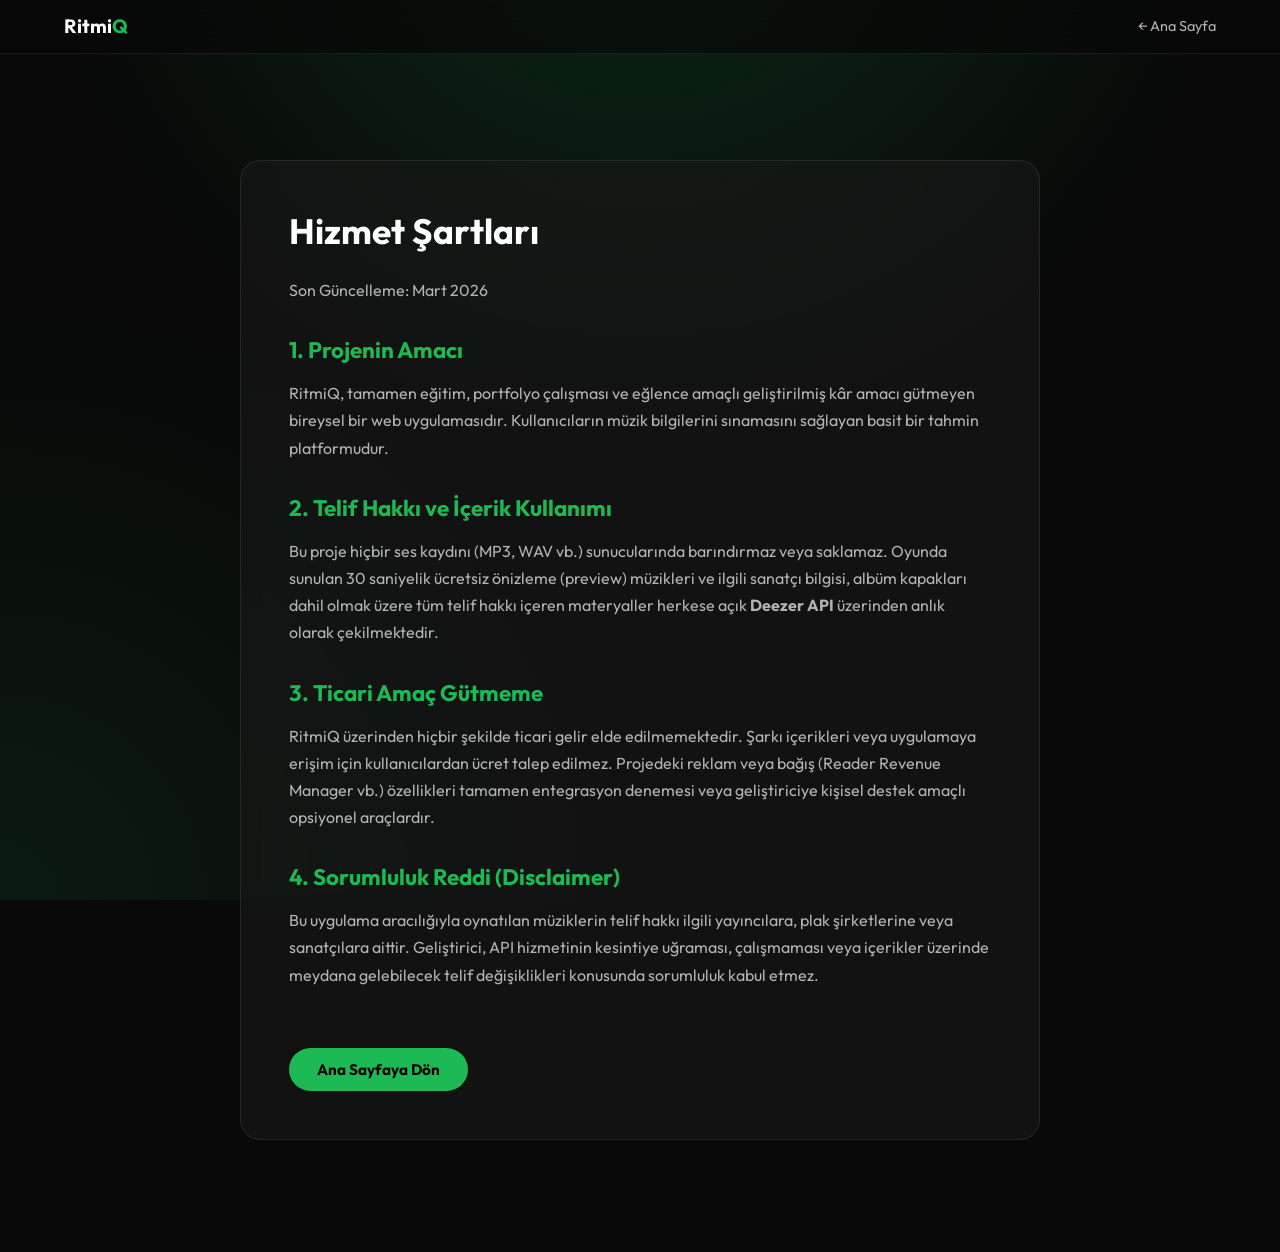
<file: templates/terms.html>
<!DOCTYPE html>
<html lang="tr">

<head>
    <!-- Google tag (gtag.js) -->
    <script async src="https://www.googletagmanager.com/gtag/js?id=G-C92QGG454D"></script>
    <script>
      window.dataLayer = window.dataLayer || [];
      function gtag(){dataLayer.push(arguments);}
      gtag('js', new Date());
    
      gtag('config', 'G-C92QGG454D');
    </script>
    <meta charset="UTF-8">
    <meta name="viewport" content="width=device-width, initial-scale=1.0">
    <title>RitmiQ – Hizmet Şartları</title>
    <link rel="stylesheet" href="/static/css/style.css">
    <link rel="preconnect" href="https://fonts.googleapis.com">
    <link rel="preconnect" href="https://fonts.gstatic.com" crossorigin>
    <link href="https://fonts.googleapis.com/css2?family=Outfit:wght@300;400;600;700&display=swap" rel="stylesheet">
    <style>
        .top-nav {
            position: fixed;
            top: 0;
            left: 0;
            right: 0;
            z-index: 99;
            padding: 0.9rem 5%;
            display: flex;
            align-items: center;
            justify-content: space-between;
            background: rgba(8, 8, 8, 0.7);
            backdrop-filter: blur(20px);
            border-bottom: 1px solid rgba(255, 255, 255, 0.07);
        }

        .top-nav a {
            color: #b3b3b3;
            text-decoration: none;
            font-size: 0.9rem;
            transition: color 0.2s;
        }

        .top-nav a:hover {
            color: #1DB954;
        }

        .top-nav .logo {
            font-size: 1.2rem;
            font-weight: 700;
            color: white;
        }

        .top-nav .logo span {
            color: #1DB954;
        }

        main.container {
            padding-top: 8rem;
            padding-bottom: 5rem;
            max-width: 800px;
            margin: 0 auto;
            text-align: left;
        }

        .content-card {
            background: rgba(25, 25, 25, 0.6);
            backdrop-filter: blur(12px);
            border: 1px solid rgba(255, 255, 255, 0.08);
            border-radius: 20px;
            padding: 3rem;
        }

        h1 {
            font-size: 2.2rem;
            margin-bottom: 1.5rem;
            color: #fff;
        }

        h2 {
            font-size: 1.4rem;
            margin-top: 2rem;
            margin-bottom: 1rem;
            color: #1DB954;
        }

        p {
            font-size: 1rem;
            line-height: 1.7;
            color: #b3b3b3;
            margin-bottom: 1.2rem;
        }

        .back-btn {
            display: inline-block;
            margin-top: 2.5rem;
            padding: 12px 28px;
            background: #1DB954;
            color: #000;
            border-radius: 50px;
            text-decoration: none;
            font-weight: 700;
            font-size: 0.95rem;
            transition: transform 0.2s, filter 0.2s;
        }

        .back-btn:hover {
            transform: translateY(-2px);
            filter: brightness(1.1);
        }
    </style>
</head>

<body>
    <nav class="top-nav">
        <a href="/" class="logo">Ritmi<span>Q</span></a>
        <a href="/">← Ana Sayfa</a>
    </nav>

    <div class="background-glow"></div>

    <main class="container">
        <div class="content-card">
            <h1>Hizmet Şartları</h1>
            <p>Son Güncelleme: Mart 2026</p>

            <h2>1. Projenin Amacı</h2>
            <p>RitmiQ, tamamen eğitim, portfolyo çalışması ve eğlence amaçlı geliştirilmiş kâr amacı gütmeyen bireysel bir web uygulamasıdır. Kullanıcıların müzik bilgilerini sınamasını sağlayan basit bir tahmin platformudur.</p>

            <h2>2. Telif Hakkı ve İçerik Kullanımı</h2>
            <p>Bu proje hiçbir ses kaydını (MP3, WAV vb.) sunucularında barındırmaz veya saklamaz. Oyunda sunulan 30 saniyelik ücretsiz önizleme (preview) müzikleri ve ilgili sanatçı bilgisi, albüm kapakları dahil olmak üzere tüm telif hakkı içeren materyaller herkese açık <strong>Deezer API</strong> üzerinden anlık olarak çekilmektedir.</p>

            <h2>3. Ticari Amaç Gütmeme</h2>
            <p>RitmiQ üzerinden hiçbir şekilde ticari gelir elde edilmemektedir. Şarkı içerikleri veya uygulamaya erişim için kullanıcılardan ücret talep edilmez. Projedeki reklam veya bağış (Reader Revenue Manager vb.) özellikleri tamamen entegrasyon denemesi veya geliştiriciye kişisel destek amaçlı opsiyonel araçlardır.</p>

            <h2>4. Sorumluluk Reddi (Disclaimer)</h2>
            <p>Bu uygulama aracılığıyla oynatılan müziklerin telif hakkı ilgili yayıncılara, plak şirketlerine veya sanatçılara aittir. Geliştirici, API hizmetinin kesintiye uğraması, çalışmaması veya içerikler üzerinde meydana gelebilecek telif değişiklikleri konusunda sorumluluk kabul etmez.</p>

            <a href="/" class="back-btn">Ana Sayfaya Dön</a>
        </div>
    </main>
</body>

</html>
</file>
<file: public/style.css>
@import url('https://fonts.googleapis.com/css2?family=Caveat:wght@500;700&display=swap');

:root {
    --primary: #1DB954;
    --primary-hover: #1ed760;
    --bg-dark: #090909;
    --card-bg: rgba(255, 255, 255, 0.05);
    --text-main: #ffffff;
    --text-dim: #b3b3b3;
    --error: #ff4d4d;
    --success: #1DB954;
    --glass-border: rgba(255, 255, 255, 0.1);
}

* {
    margin: 0;
    padding: 0;
    box-sizing: border-box;
    font-family: 'Outfit', sans-serif;
}

body {
    background-color: var(--bg-dark);
    color: var(--text-main);
    min-height: 100vh;
    display: flex;
    justify-content: center;
    align-items: flex-start;
    padding: 2rem 0;
    overflow-x: hidden;
}

.background-glow {
    position: fixed;
    top: 0;
    left: 0;
    width: 100%;
    height: 100%;
    background:
        radial-gradient(circle at 50% -20%, #1db95433 0%, transparent 50%),
        radial-gradient(circle at 0% 100%, #1db9541a 0%, transparent 40%);
    z-index: -1;
}

.container {
    width: 90%;
    max-width: 520px;
    z-index: 1;
}

header {
    text-align: center;
    margin-bottom: 2rem;
}

header h1 {
    font-size: 2.5rem;
    font-weight: 700;
    margin-bottom: 0.4rem;
}

header h1 span {
    color: var(--primary);
}

header p {
    color: var(--text-dim);
    font-size: 1rem;
}

.glass-card {
    background: var(--card-bg);
    backdrop-filter: blur(12px);
    -webkit-backdrop-filter: blur(12px);
    border: 1px solid var(--glass-border);
    border-radius: 24px;
    padding: 2rem;
    box-shadow: 0 8px 32px rgba(0, 0, 0, 0.4);
    animation: slideUp 0.5s cubic-bezier(0.16, 1, 0.3, 1);
}

@keyframes slideUp {
    from {
        opacity: 0;
        transform: translateY(24px);
    }

    to {
        opacity: 1;
        transform: translateY(0);
    }
}

.input-group {
    margin-bottom: 1.5rem;
}

.input-group label {
    display: block;
    margin-bottom: 0.5rem;
    color: var(--text-dim);
    font-size: 0.85rem;
    font-weight: 600;
    letter-spacing: 0.05em;
    text-transform: uppercase;
}

.search-box {
    position: relative;
}

input[type="text"] {
    width: 100%;
    padding: 12px 16px;
    background: rgba(255, 255, 255, 0.08);
    border: 1px solid transparent;
    border-radius: 12px;
    color: white;
    font-size: 1rem;
    transition: all 0.3s;
}

input[type="text"]:focus {
    outline: none;
    border-color: var(--primary);
    background: rgba(255, 255, 255, 0.11);
}

.results-dropdown {
    position: absolute;
    top: calc(100% + 8px);
    left: 0;
    width: 100%;
    background: #1a1a1a;
    border-radius: 12px;
    border: 1px solid var(--glass-border);
    max-height: 200px;
    overflow-y: auto;
    z-index: 100;
    box-shadow: 0 4px 20px rgba(0, 0, 0, 0.6);
}

.result-item {
    padding: 10px 14px;
    display: flex;
    align-items: center;
    gap: 10px;
    cursor: pointer;
    transition: background 0.2s;
}

.result-item:hover {
    background: rgba(255, 255, 255, 0.1);
}

.result-item img {
    width: 32px;
    height: 32px;
    border-radius: 50%;
    object-fit: cover;
}

.difficulty-selector {
    display: grid;
    grid-template-columns: 1fr 1fr 1fr;
    gap: 10px;
}

.diff-btn {
    padding: 10px;
    background: rgba(255, 255, 255, 0.05);
    border: 1px solid var(--glass-border);
    border-radius: 10px;
    color: var(--text-dim);
    cursor: pointer;
    font-weight: 600;
    font-size: 0.9rem;
    transition: all 0.25s;
}

.diff-btn:hover {
    background: rgba(255, 255, 255, 0.1);
}

.diff-btn.active {
    background: var(--primary);
    color: black;
    border-color: var(--primary);
}

.primary-btn {
    width: 100%;
    padding: 14px;
    background: var(--primary);
    border: none;
    border-radius: 12px;
    color: black;
    font-size: 1rem;
    font-weight: 700;
    cursor: pointer;
    transition: transform 0.2s, background 0.2s;
}

.primary-btn:hover:not(:disabled) {
    background: var(--primary-hover);
    transform: translateY(-2px);
}

.primary-btn:disabled {
    opacity: 0.5;
    cursor: not-allowed;
}

.secondary-btn {
    width: 100%;
    padding: 14px;
    background: transparent;
    border: 1px solid var(--primary);
    border-radius: 12px;
    color: var(--primary);
    font-size: 1rem;
    font-weight: 700;
    cursor: pointer;
    transition: transform 0.2s, background 0.2s, box-shadow 0.2s;
}

.secondary-btn:hover:not(:disabled) {
    background: rgba(29, 185, 84, 0.1);
    transform: translateY(-2px);
    box-shadow: 0 4px 12px rgba(29, 185, 84, 0.15);
}

.secondary-btn:disabled {
    opacity: 0.5;
    cursor: not-allowed;
    border-color: rgba(255, 255, 255, 0.2);
    color: rgba(255, 255, 255, 0.5);
}

.hidden {
    display: none !important;
}

/* ====== GAME ====== */
.quiz-header {
    display: flex;
    align-items: center;
    justify-content: space-between;
    margin-bottom: 1.5rem;
    flex-wrap: wrap;
    gap: 8px;
}

.question-counter {
    font-size: 0.85rem;
    font-weight: 600;
    color: var(--text-dim);
    background: rgba(255, 255, 255, 0.06);
    padding: 6px 12px;
    border-radius: 20px;
}

.playing-indicator {
    display: inline-flex;
    align-items: center;
    gap: 10px;
    background: rgba(255, 255, 255, 0.05);
    padding: 6px 14px;
    border-radius: 20px;
}

.wave-container {
    display: flex;
    align-items: flex-end;
    gap: 3px;
    height: 16px;
}

.wave {
    width: 3px;
    background: var(--primary);
    border-radius: 2px;
    animation: wave-anim 1s ease-in-out infinite;
}

.wave:nth-child(2) {
    animation-delay: .15s
}

.wave:nth-child(3) {
    animation-delay: .3s
}

.wave:nth-child(4) {
    animation-delay: .45s
}

.wave:nth-child(5) {
    animation-delay: .6s
}

@keyframes wave-anim {

    0%,
    100% {
        height: 4px;
    }

    50% {
        height: 16px;
    }
}

.progress-bar-container {
    width: 100%;
    height: 7px;
    background: rgba(255, 255, 255, 0.1);
    border-radius: 4px;
    overflow: hidden;
    margin-bottom: 6px;
}

.progress-bar {
    height: 100%;
    width: 0%;
    background: var(--primary);
    transition: width 0.08s linear;
}

.time-info {
    text-align: right;
    font-size: 0.75rem;
    color: var(--text-dim);
    margin-bottom: 1.4rem;
}

.options-grid {
    display: grid;
    gap: 10px;
}

.option-btn {
    padding: 14px 16px;
    background: rgba(255, 255, 255, 0.07);
    border: 1px solid var(--glass-border);
    border-radius: 12px;
    color: white;
    text-align: left;
    cursor: pointer;
    font-size: 0.95rem;
    font-weight: 500;
    transition: all 0.2s;
}

.option-btn:hover:not(:disabled) {
    background: rgba(255, 255, 255, 0.14);
    transform: translateX(4px);
}

.option-btn.correct {
    background: var(--success);
    color: black;
    border-color: var(--success);
}

.option-btn.wrong {
    background: var(--error);
    border-color: var(--error);
}

/* ====== QUESTION TRACKER ====== */
.question-tracker {
    display: flex;
    flex-wrap: wrap;
    gap: 8px;
    justify-content: center;
    margin-top: 1.4rem;
}

.tracker-dot {
    width: 34px;
    height: 34px;
    border-radius: 50%;
    display: flex;
    align-items: center;
    justify-content: center;
    font-size: 0.8rem;
    font-weight: 700;
    background: rgba(255, 255, 255, 0.07);
    border: 2px solid rgba(255, 255, 255, 0.12);
    color: var(--text-dim);
    transition: all 0.35s;
}

.tracker-dot.active {
    border-color: var(--primary);
    color: var(--primary);
    transform: scale(1.15);
}

.tracker-dot.dot-correct {
    background: var(--success);
    color: black;
    border-color: var(--success);
}

.tracker-dot.dot-wrong {
    background: var(--error);
    color: white;
    border-color: var(--error);
}

/* ====== RESULT SCREEN ====== */
.result-hero {
    text-align: center;
    margin-bottom: 1.5rem;
}

.result-emoji {
    font-size: 3.5rem;
    margin-bottom: 0.5rem;
}

.result-hero h2 {
    font-size: 1.75rem;
    margin-bottom: 0.3rem;
}

.result-hero p {
    color: var(--text-dim);
    font-size: 1rem;
}

.score-display {
    display: grid;
    grid-template-columns: 1fr 1fr;
    gap: 12px;
    margin-bottom: 1.5rem;
}

.score-box {
    padding: 1.2rem;
    border-radius: 16px;
    text-align: center;
    border: 1px solid var(--glass-border);
}

.score-box span {
    display: block;
    font-size: 2.5rem;
    font-weight: 700;
}

.score-box label {
    font-size: 0.85rem;
    color: var(--text-dim);
}

.correct-box {
    background: rgba(29, 185, 84, 0.12);
    border-color: rgba(29, 185, 84, 0.3);
}

.correct-box span {
    color: var(--success);
}

.wrong-box {
    background: rgba(255, 77, 77, 0.12);
    border-color: rgba(255, 77, 77, 0.3);
}

.wrong-box span {
    color: var(--error);
}

.answer-summary {
    display: flex;
    flex-direction: column;
    gap: 8px;
    max-height: 260px;
    overflow-y: auto;
    padding-right: 6px;
}

/* Custom Scrollbar for Answer Summary */
.answer-summary::-webkit-scrollbar {
    width: 6px;
}

.answer-summary::-webkit-scrollbar-track {
    background: rgba(255, 255, 255, 0.04);
    border-radius: 8px;
}

.answer-summary::-webkit-scrollbar-thumb {
    background: var(--primary);
    border-radius: 8px;
}

.answer-summary::-webkit-scrollbar-thumb:hover {
    background: var(--primary-hover);
}

.summary-row {
    display: flex;
    align-items: center;
    gap: 10px;
    padding: 10px 12px;
    border-radius: 10px;
    border: 1px solid var(--glass-border);
    font-size: 0.9rem;
}

.summary-correct {
    background: rgba(29, 185, 84, 0.15);
    border-color: rgba(29, 185, 84, 0.3);
}

.summary-wrong {
    background: rgba(255, 77, 77, 0.15);
    border-color: rgba(255, 77, 77, 0.3);
}

.summary-num {
    width: 22px;
    text-align: center;
    font-weight: 700;
    color: var(--text-dim);
    flex-shrink: 0;
}

.summary-track {
    flex: 1;
    color: #ffffff;
    font-weight: 500;
    text-shadow: 0 1px 2px rgba(0, 0, 0, 0.3);
}

.summary-icon {
    flex-shrink: 0;
}

/* ====== LOADING TRIVIA ====== */
#loading-trivia {
    text-align: center;
    font-size: 0.9rem;
    font-style: italic;
    color: var(--text-dim);
    margin-top: 16px;
    display: none;
    letter-spacing: 0.05em;
}

.fade-anim {
    animation: fadeInOut 0.75s ease-in-out;
}

@keyframes fadeInOut {
    0% {
        opacity: 0;
        transform: translateY(-4px);
    }

    20% {
        opacity: 1;
        transform: translateY(0);
    }

    80% {
        opacity: 1;
        transform: translateY(0);
    }

    100% {
        opacity: 0;
        transform: translateY(4px);
    }
}

/* ====== REPLAY BUTTON ====== */
.replay-icon-btn {
    background: none;
    border: none;
    color: var(--primary);
    cursor: pointer;
    vertical-align: middle;
    margin-left: 8px;
    padding: 6px;
    border-radius: 50%;
    transition: all 0.25s cubic-bezier(0.4, 0, 0.2, 1);
    display: inline-flex;
    align-items: center;
    justify-content: center;
    background: rgba(29, 185, 84, 0.1);
}

.replay-icon-btn svg {
    width: 16px;
    height: 16px;
}

.replay-icon-btn:hover {
    background: rgba(29, 185, 84, 0.25);
    transform: rotate(-45deg) scale(1.1);
    box-shadow: 0 0 10px rgba(29, 185, 84, 0.3);
}

/* ====== NOTE OVERLAY ====== */
.note-overlay {
    position: fixed;
    top: 0;
    left: 0;
    width: 100vw;
    height: 100vh;
    background: rgba(0, 0, 0, 0.6);
    backdrop-filter: blur(8px);
    -webkit-backdrop-filter: blur(8px);
    z-index: 1000;
    display: flex;
    justify-content: center;
    align-items: center;
    opacity: 0;
    transition: opacity 0.4s ease;
    pointer-events: none;
    /* Initially disabled */
}

.note-overlay.visible {
    opacity: 1;
    pointer-events: all;
}

.note-card {
    background: rgba(255, 255, 255, 0.05); /* Glass effect */
    backdrop-filter: blur(16px);
    -webkit-backdrop-filter: blur(16px);
    border: 1px solid var(--glass-border);
    width: 90%;
    max-width: 440px;
    padding: 3rem 2.5rem 2.5rem; /* Increased padding */
    border-radius: 16px;
    box-shadow: 0 16px 40px rgba(0, 0, 0, 0.4);
    position: relative;
    transform: scale(0.9) rotate(2deg);
    transition: transform 0.5s cubic-bezier(0.175, 0.885, 0.32, 1.275);
    color: var(--text-main);
    text-align: center;
}

.note-overlay.visible .note-card {
    transform: scale(1) rotate(-1deg);
}

.note-card::before {
    content: '';
    position: absolute;
    top: 15px;
    left: 50%;
    transform: translateX(-50%);
    width: 40px;
    height: 12px;
    background: rgba(0, 0, 0, 0.1);
    border-radius: 6px;
    box-shadow: inset 0 1px 3px rgba(0, 0, 0, 0.2);
}

.note-close-btn {
    position: absolute;
    top: 12px;
    right: 12px;
    background: none;
    border: none;
    font-size: 1.5rem;
    line-height: 1;
    cursor: pointer;
    color: #aaa;
    transition: color 0.2s;
}

.note-close-btn:hover {
    color: #666;
}

.note-title {
    font-size: 0.85rem;
    text-transform: uppercase;
    letter-spacing: 0.1em;
    color: var(--text-dim);
    margin-bottom: 1.5rem;
    font-weight: 600;
}

.note-text {
    font-family: 'Caveat', cursive;
    font-size: 2rem;
    color: var(--text-main);
    line-height: 1.6; /* Improved line spacing */
    min-height: 80px;
    margin-bottom: 2rem;
}

.note-close-action-btn {
    width: 100%;
    padding: 12px;
    background: transparent;
    border: 1px solid var(--primary);
    border-radius: 12px;
    color: var(--primary);
    font-size: 0.95rem;
    font-weight: 700;
    cursor: pointer;
    transition: all 0.2s;
}

.note-close-action-btn:hover {
    background: rgba(29, 185, 84, 0.1);
    transform: translateY(-2px);
    box-shadow: 0 4px 12px rgba(29, 185, 84, 0.15);
}


.ink-letter {
    display: inline-block;
    opacity: 0;
    transform: translateX(-4px) rotate(-2deg);
    transition: opacity 0.3s ease, transform 0.3s ease;
    white-space: pre-wrap;
    /* Preserve spaces */
}

.ink-letter.visible {
    opacity: 1;
    transform: translateX(0) rotate(0);
}

.ink-word {
    display: inline-block;
    white-space: nowrap;
}

/* ====== SPOTLIGHT OVERLAY ====== */
.spotlight-overlay {
    position: fixed;
    inset: 0;
    background: rgba(0, 0, 0, 0.85);
    z-index: 999;
    display: flex;
    align-items: center;
    justify-content: center;
    flex-direction: column;
    backdrop-filter: blur(5px);
    -webkit-backdrop-filter: blur(5px);
    opacity: 0;
    transition: opacity 0.5s ease;
    pointer-events: none;
}

.spotlight-overlay.visible {
    opacity: 1;
    pointer-events: all;
}

.spotlight-text {
    font-size: 1.2rem;
    font-weight: 600;
    color: white;
    text-shadow: 0 0 15px var(--primary);
    text-align: center;
    animation: pulseText 1.5s infinite;
    padding: 0 20px;
}

@keyframes pulseText {
    0% {
        opacity: 0.6;
        transform: scale(0.98);
        text-shadow: 0 0 10px var(--primary);
    }

    50% {
        opacity: 1;
        transform: scale(1.02);
        text-shadow: 0 0 25px var(--primary);
    }

    100% {
        opacity: 0.6;
        transform: scale(0.98);
        text-shadow: 0 0 10px var(--primary);
    }
}
</file>
<file: static/css/style.css>
@import url('https://fonts.googleapis.com/css2?family=Caveat:wght@500;700&display=swap');

:root {
    --primary: #1DB954;
    --primary-hover: #1ed760;
    --bg-dark: #090909;
    --card-bg: rgba(255, 255, 255, 0.05);
    --text-main: #ffffff;
    --text-dim: #b3b3b3;
    --error: #ff4d4d;
    --success: #1DB954;
    --glass-border: rgba(255, 255, 255, 0.1);
}

* {
    margin: 0;
    padding: 0;
    box-sizing: border-box;
    font-family: 'Outfit', sans-serif;
}

body {
    background-color: var(--bg-dark);
    color: var(--text-main);
    min-height: 100vh;
    display: flex;
    justify-content: center;
    align-items: flex-start;
    padding: 2rem 0;
    overflow-x: hidden;
}

.background-glow {
    position: fixed;
    top: 0;
    left: 0;
    width: 100%;
    height: 100%;
    background:
        radial-gradient(circle at 50% -20%, #1db95433 0%, transparent 50%),
        radial-gradient(circle at 0% 100%, #1db9541a 0%, transparent 40%);
    z-index: -1;
}

.container {
    width: 90%;
    max-width: 520px;
    z-index: 1;
}

header {
    text-align: center;
    margin-bottom: 2rem;
}

header h1 {
    font-size: 2.5rem;
    font-weight: 700;
    margin-bottom: 0.4rem;
}

header h1 span {
    color: var(--primary);
}

header p {
    color: var(--text-dim);
    font-size: 1rem;
}

.glass-card {
    background: var(--card-bg);
    backdrop-filter: blur(12px);
    -webkit-backdrop-filter: blur(12px);
    border: 1px solid var(--glass-border);
    border-radius: 24px;
    padding: 2rem;
    box-shadow: 0 8px 32px rgba(0, 0, 0, 0.4);
    animation: slideUp 0.5s cubic-bezier(0.16, 1, 0.3, 1);
}

@keyframes slideUp {
    from {
        opacity: 0;
        transform: translateY(24px);
    }

    to {
        opacity: 1;
        transform: translateY(0);
    }
}

.input-group {
    margin-bottom: 1.5rem;
}

.input-group label {
    display: block;
    margin-bottom: 0.5rem;
    color: var(--text-dim);
    font-size: 0.85rem;
    font-weight: 600;
    letter-spacing: 0.05em;
    text-transform: uppercase;
}

.search-box {
    position: relative;
}

input[type="text"] {
    width: 100%;
    padding: 12px 16px;
    background: rgba(255, 255, 255, 0.08);
    border: 1px solid transparent;
    border-radius: 12px;
    color: white;
    font-size: 1rem;
    transition: all 0.3s;
}

input[type="text"]:focus {
    outline: none;
    border-color: var(--primary);
    background: rgba(255, 255, 255, 0.11);
}

.results-dropdown {
    position: absolute;
    top: calc(100% + 8px);
    left: 0;
    width: 100%;
    background: #1a1a1a;
    border-radius: 12px;
    border: 1px solid var(--glass-border);
    max-height: 200px;
    overflow-y: auto;
    z-index: 100;
    box-shadow: 0 4px 20px rgba(0, 0, 0, 0.6);
}

.result-item {
    padding: 10px 14px;
    display: flex;
    align-items: center;
    gap: 10px;
    cursor: pointer;
    transition: background 0.2s;
}

.result-item:hover {
    background: rgba(255, 255, 255, 0.1);
}

.result-item img {
    width: 32px;
    height: 32px;
    border-radius: 50%;
    object-fit: cover;
}

.difficulty-selector {
    display: grid;
    grid-template-columns: 1fr 1fr 1fr;
    gap: 10px;
}

.diff-btn {
    padding: 10px;
    background: rgba(255, 255, 255, 0.05);
    border: 1px solid var(--glass-border);
    border-radius: 10px;
    color: var(--text-dim);
    cursor: pointer;
    font-weight: 600;
    font-size: 0.9rem;
    transition: all 0.25s;
}

.diff-btn:hover {
    background: rgba(255, 255, 255, 0.1);
}

.diff-btn.active {
    background: var(--primary);
    color: black;
    border-color: var(--primary);
}

.primary-btn {
    width: 100%;
    padding: 14px;
    background: var(--primary);
    border: none;
    border-radius: 12px;
    color: black;
    font-size: 1rem;
    font-weight: 700;
    cursor: pointer;
    transition: transform 0.2s, background 0.2s;
}

.primary-btn:hover:not(:disabled) {
    background: var(--primary-hover);
    transform: translateY(-2px);
}

.primary-btn:disabled {
    opacity: 0.5;
    cursor: not-allowed;
}

.secondary-btn {
    width: 100%;
    padding: 14px;
    background: transparent;
    border: 1px solid var(--primary);
    border-radius: 12px;
    color: var(--primary);
    font-size: 1rem;
    font-weight: 700;
    cursor: pointer;
    transition: transform 0.2s, background 0.2s, box-shadow 0.2s;
}

.secondary-btn:hover:not(:disabled) {
    background: rgba(29, 185, 84, 0.1);
    transform: translateY(-2px);
    box-shadow: 0 4px 12px rgba(29, 185, 84, 0.15);
}

.secondary-btn:disabled {
    opacity: 0.5;
    cursor: not-allowed;
    border-color: rgba(255, 255, 255, 0.2);
    color: rgba(255, 255, 255, 0.5);
}

.hidden {
    display: none !important;
}

/* ====== GAME MODE TABS ====== */
.game-mode-tabs {
    display: flex;
    justify-content: center;
    gap: 12px;
    margin-bottom: 2rem;
}

.mode-tab {
    padding: 10px 24px;
    background: rgba(255, 255, 255, 0.05);
    border: 1px solid var(--glass-border);
    border-radius: 50px;
    color: var(--text-dim);
    font-size: 0.95rem;
    font-weight: 600;
    cursor: pointer;
    transition: all 0.3s ease;
}

.mode-tab:hover {
    background: rgba(255, 255, 255, 0.1);
    color: white;
    filter: brightness(1.1);
    box-shadow: 0 0 10px rgba(255, 255, 255, 0.05);
}

.mode-tab.active {
    background: var(--primary);
    color: black;
    border-color: var(--primary);
    box-shadow: 0 0 15px rgba(29, 185, 84, 0.3);
}

.game-mode-content {
    transition: opacity 0.3s ease;
}

.daily-description {
    text-align: center;
    margin-bottom: 1.5rem;
    padding: 1rem;
    background: rgba(255, 255, 255, 0.03);
    border-radius: 12px;
    border: 1px solid var(--glass-border);
}

.daily-description p {
    color: var(--text-main);
    font-size: 0.95rem;
    line-height: 1.5;
}

.diff-btn-daily {
    padding: 10px;
    background: rgba(255, 255, 255, 0.05);
    border: 1px solid var(--glass-border);
    border-radius: 10px;
    color: var(--text-dim);
    cursor: pointer;
    font-weight: 600;
    font-size: 0.9rem;
    transition: all 0.25s;
}

.diff-btn-daily:hover {
    background: rgba(255, 255, 255, 0.1);
}

.diff-btn-daily.active {
    background: var(--primary);
    color: black;
    border-color: var(--primary);
}

/* ====== GAME ====== */
.quiz-header {
    display: flex;
    align-items: center;
    justify-content: space-between;
    margin-bottom: 1.5rem;
    flex-wrap: wrap;
    gap: 8px;
}

.question-counter {
    font-size: 0.85rem;
    font-weight: 600;
    color: var(--text-dim);
    background: rgba(255, 255, 255, 0.06);
    padding: 6px 12px;
    border-radius: 20px;
}

.playing-indicator {
    display: inline-flex;
    align-items: center;
    gap: 10px;
    background: rgba(255, 255, 255, 0.05);
    padding: 6px 14px;
    border-radius: 20px;
}

.wave-container {
    display: flex;
    align-items: flex-end;
    gap: 3px;
    height: 16px;
}

.wave {
    width: 3px;
    background: var(--primary);
    border-radius: 2px;
    animation: wave-anim 1s ease-in-out infinite;
}

.wave:nth-child(2) {
    animation-delay: .15s
}

.wave:nth-child(3) {
    animation-delay: .3s
}

.wave:nth-child(4) {
    animation-delay: .45s
}

.wave:nth-child(5) {
    animation-delay: .6s
}

@keyframes wave-anim {

    0%,
    100% {
        height: 4px;
    }

    50% {
        height: 16px;
    }
}

.progress-bar-container {
    width: 100%;
    height: 7px;
    background: rgba(255, 255, 255, 0.1);
    border-radius: 4px;
    overflow: hidden;
    margin-bottom: 6px;
}

.progress-bar {
    height: 100%;
    width: 0%;
    background: var(--primary);
    transition: width 0.08s linear;
}

.time-info {
    text-align: right;
    font-size: 0.75rem;
    color: var(--text-dim);
    margin-bottom: 1.4rem;
}

.options-grid {
    display: grid;
    gap: 10px;
}

.option-btn {
    padding: 14px 16px;
    background: rgba(255, 255, 255, 0.07);
    border: 1px solid var(--glass-border);
    border-radius: 12px;
    color: white;
    text-align: left;
    cursor: pointer;
    font-size: 0.95rem;
    font-weight: 500;
    transition: all 0.2s;
}

.option-btn:hover:not(:disabled) {
    background: rgba(255, 255, 255, 0.14);
    transform: translateX(4px);
}

.option-btn.correct {
    background: var(--success);
    color: black;
    border-color: var(--success);
}

.option-btn.wrong {
    background: var(--error);
    border-color: var(--error);
}

/* ====== QUESTION TRACKER ====== */
.question-tracker {
    display: flex;
    flex-wrap: wrap;
    gap: 8px;
    justify-content: center;
    margin-top: 1.4rem;
}

.tracker-dot {
    width: 34px;
    height: 34px;
    border-radius: 50%;
    display: flex;
    align-items: center;
    justify-content: center;
    font-size: 0.8rem;
    font-weight: 700;
    background: rgba(255, 255, 255, 0.07);
    border: 2px solid rgba(255, 255, 255, 0.12);
    color: var(--text-dim);
    transition: all 0.35s;
}

.tracker-dot.active {
    border-color: var(--primary);
    color: var(--primary);
    transform: scale(1.15);
}

.tracker-dot.dot-correct {
    background: var(--success);
    color: black;
    border-color: var(--success);
}

.tracker-dot.dot-wrong {
    background: var(--error);
    color: white;
    border-color: var(--error);
}

/* ====== RESULT SCREEN ====== */
.result-hero {
    text-align: center;
    margin-bottom: 1.5rem;
}

.result-emoji {
    font-size: 3.5rem;
    margin-bottom: 0.5rem;
}

.result-hero h2 {
    font-size: 1.75rem;
    margin-bottom: 0.3rem;
}

.result-hero p {
    color: var(--text-dim);
    font-size: 1rem;
}

.score-display {
    display: grid;
    grid-template-columns: 1fr 1fr;
    gap: 12px;
    margin-bottom: 1.5rem;
}

.score-box {
    padding: 1.2rem;
    border-radius: 16px;
    text-align: center;
    border: 1px solid var(--glass-border);
}

.score-box span {
    display: block;
    font-size: 2.5rem;
    font-weight: 700;
}

.score-box label {
    font-size: 0.85rem;
    color: var(--text-dim);
}

.correct-box {
    background: rgba(29, 185, 84, 0.12);
    border-color: rgba(29, 185, 84, 0.3);
}

.correct-box span {
    color: var(--success);
}

.wrong-box {
    background: rgba(255, 77, 77, 0.12);
    border-color: rgba(255, 77, 77, 0.3);
}

.wrong-box span {
    color: var(--error);
}

.answer-summary {
    display: flex;
    flex-direction: column;
    gap: 8px;
    max-height: 260px;
    overflow-y: auto;
    padding-right: 6px;
}

/* Custom Scrollbar for Answer Summary */
.answer-summary::-webkit-scrollbar {
    width: 6px;
}

.answer-summary::-webkit-scrollbar-track {
    background: rgba(255, 255, 255, 0.04);
    border-radius: 8px;
}

.answer-summary::-webkit-scrollbar-thumb {
    background: var(--primary);
    border-radius: 8px;
}

.answer-summary::-webkit-scrollbar-thumb:hover {
    background: var(--primary-hover);
}

.summary-row {
    display: flex;
    align-items: center;
    gap: 10px;
    padding: 10px 12px;
    border-radius: 10px;
    border: 1px solid var(--glass-border);
    font-size: 0.9rem;
}

.summary-correct {
    background: rgba(29, 185, 84, 0.15);
    border-color: rgba(29, 185, 84, 0.3);
}

.summary-wrong {
    background: rgba(255, 77, 77, 0.15);
    border-color: rgba(255, 77, 77, 0.3);
}

.summary-num {
    width: 22px;
    text-align: center;
    font-weight: 700;
    color: var(--text-dim);
    flex-shrink: 0;
}

.summary-track {
    flex: 1;
    color: #ffffff;
    font-weight: 500;
    text-shadow: 0 1px 2px rgba(0, 0, 0, 0.3);
}

.summary-icon {
    flex-shrink: 0;
}

/* ====== LOADING TRIVIA ====== */
#loading-trivia {
    text-align: center;
    font-size: 0.9rem;
    font-style: italic;
    color: var(--text-dim);
    margin-top: 16px;
    display: none;
    letter-spacing: 0.05em;
}

.fade-anim {
    animation: fadeInOut 0.75s ease-in-out;
}

@keyframes fadeInOut {
    0% {
        opacity: 0;
        transform: translateY(-4px);
    }

    20% {
        opacity: 1;
        transform: translateY(0);
    }

    80% {
        opacity: 1;
        transform: translateY(0);
    }

    100% {
        opacity: 0;
        transform: translateY(4px);
    }
}

/* ====== REPLAY BUTTON ====== */
.replay-icon-btn {
    background: none;
    border: none;
    color: var(--primary);
    cursor: pointer;
    vertical-align: middle;
    margin-left: 8px;
    padding: 6px;
    border-radius: 50%;
    transition: all 0.25s cubic-bezier(0.4, 0, 0.2, 1);
    display: inline-flex;
    align-items: center;
    justify-content: center;
    background: rgba(29, 185, 84, 0.1);
}

.replay-icon-btn svg {
    width: 16px;
    height: 16px;
}

.replay-icon-btn:hover {
    background: rgba(29, 185, 84, 0.25);
    transform: rotate(-45deg) scale(1.1);
    box-shadow: 0 0 10px rgba(29, 185, 84, 0.3);
}

/* ====== NOTE OVERLAY ====== */
.note-overlay {
    position: fixed;
    top: 0;
    left: 0;
    width: 100vw;
    height: 100vh;
    background: rgba(0, 0, 0, 0.6);
    backdrop-filter: blur(8px);
    -webkit-backdrop-filter: blur(8px);
    z-index: 1000;
    display: flex;
    justify-content: center;
    align-items: center;
    opacity: 0;
    transition: opacity 0.4s ease;
    pointer-events: none;
    /* Initially disabled */
}

.note-overlay.visible {
    opacity: 1;
    pointer-events: all;
}

.note-card {
    background: rgba(255, 255, 255, 0.05);
    /* Glass effect */
    backdrop-filter: blur(16px);
    -webkit-backdrop-filter: blur(16px);
    border: 1px solid var(--glass-border);
    width: 90%;
    max-width: 440px;
    padding: 3rem 2.5rem 2.5rem;
    /* Increased padding */
    border-radius: 16px;
    box-shadow: 0 16px 40px rgba(0, 0, 0, 0.4);
    position: relative;
    transform: scale(0.9) rotate(2deg);
    transition: transform 0.5s cubic-bezier(0.175, 0.885, 0.32, 1.275);
    color: var(--text-main);
    text-align: center;
}

.note-overlay.visible .note-card {
    transform: scale(1) rotate(-1deg);
}

.note-card::before {
    content: '';
    position: absolute;
    top: 15px;
    left: 50%;
    transform: translateX(-50%);
    width: 40px;
    height: 12px;
    background: rgba(0, 0, 0, 0.1);
    border-radius: 6px;
    box-shadow: inset 0 1px 3px rgba(0, 0, 0, 0.2);
}

.note-close-btn {
    position: absolute;
    top: 12px;
    right: 12px;
    background: none;
    border: none;
    font-size: 1.5rem;
    line-height: 1;
    cursor: pointer;
    color: #aaa;
    transition: color 0.2s;
}

.note-close-btn:hover {
    color: #666;
}

.note-title {
    font-size: 0.85rem;
    text-transform: uppercase;
    letter-spacing: 0.1em;
    color: var(--text-dim);
    margin-bottom: 1.5rem;
    font-weight: 600;
}

.note-text {
    font-family: 'Caveat', cursive;
    font-size: 2rem;
    color: var(--text-main);
    line-height: 1.6;
    /* Improved line spacing */
    min-height: 80px;
    margin-bottom: 2rem;
}

.note-close-action-btn {
    width: 100%;
    padding: 12px;
    background: transparent;
    border: 1px solid var(--primary);
    border-radius: 12px;
    color: var(--primary);
    font-size: 0.95rem;
    font-weight: 700;
    cursor: pointer;
    transition: all 0.2s;
}

.note-close-action-btn:hover {
    background: rgba(29, 185, 84, 0.1);
    transform: translateY(-2px);
    box-shadow: 0 4px 12px rgba(29, 185, 84, 0.15);
}


.ink-letter {
    display: inline-block;
    opacity: 0;
    transform: translateX(-4px) rotate(-2deg);
    transition: opacity 0.3s ease, transform 0.3s ease;
    white-space: pre-wrap;
    /* Preserve spaces */
}

.ink-letter.visible {
    opacity: 1;
    transform: translateX(0) rotate(0);
}

.ink-word {
    display: inline-block;
    white-space: nowrap;
}

/* ====== SPOTLIGHT OVERLAY ====== */
.spotlight-overlay {
    position: fixed;
    inset: 0;
    background: rgba(0, 0, 0, 0.85);
    z-index: 999;
    display: flex;
    align-items: center;
    justify-content: center;
    flex-direction: column;
    backdrop-filter: blur(5px);
    -webkit-backdrop-filter: blur(5px);
    opacity: 0;
    transition: opacity 0.5s ease;
    pointer-events: none;
}

.spotlight-overlay.visible {
    opacity: 1;
    pointer-events: all;
}

.spotlight-text {
    font-size: 1.2rem;
    font-weight: 600;
    color: white;
    text-shadow: 0 0 15px var(--primary);
    text-align: center;
    animation: pulseText 1.5s infinite;
    padding: 0 20px;
}

@keyframes pulseText {
    0% {
        opacity: 0.6;
        transform: scale(0.98);
        text-shadow: 0 0 10px var(--primary);
    }

    50% {
        opacity: 1;
        transform: scale(1.02);
        text-shadow: 0 0 25px var(--primary);
    }

    100% {
        opacity: 0.6;
        transform: scale(0.98);
        text-shadow: 0 0 10px var(--primary);
    }
}
</file>
